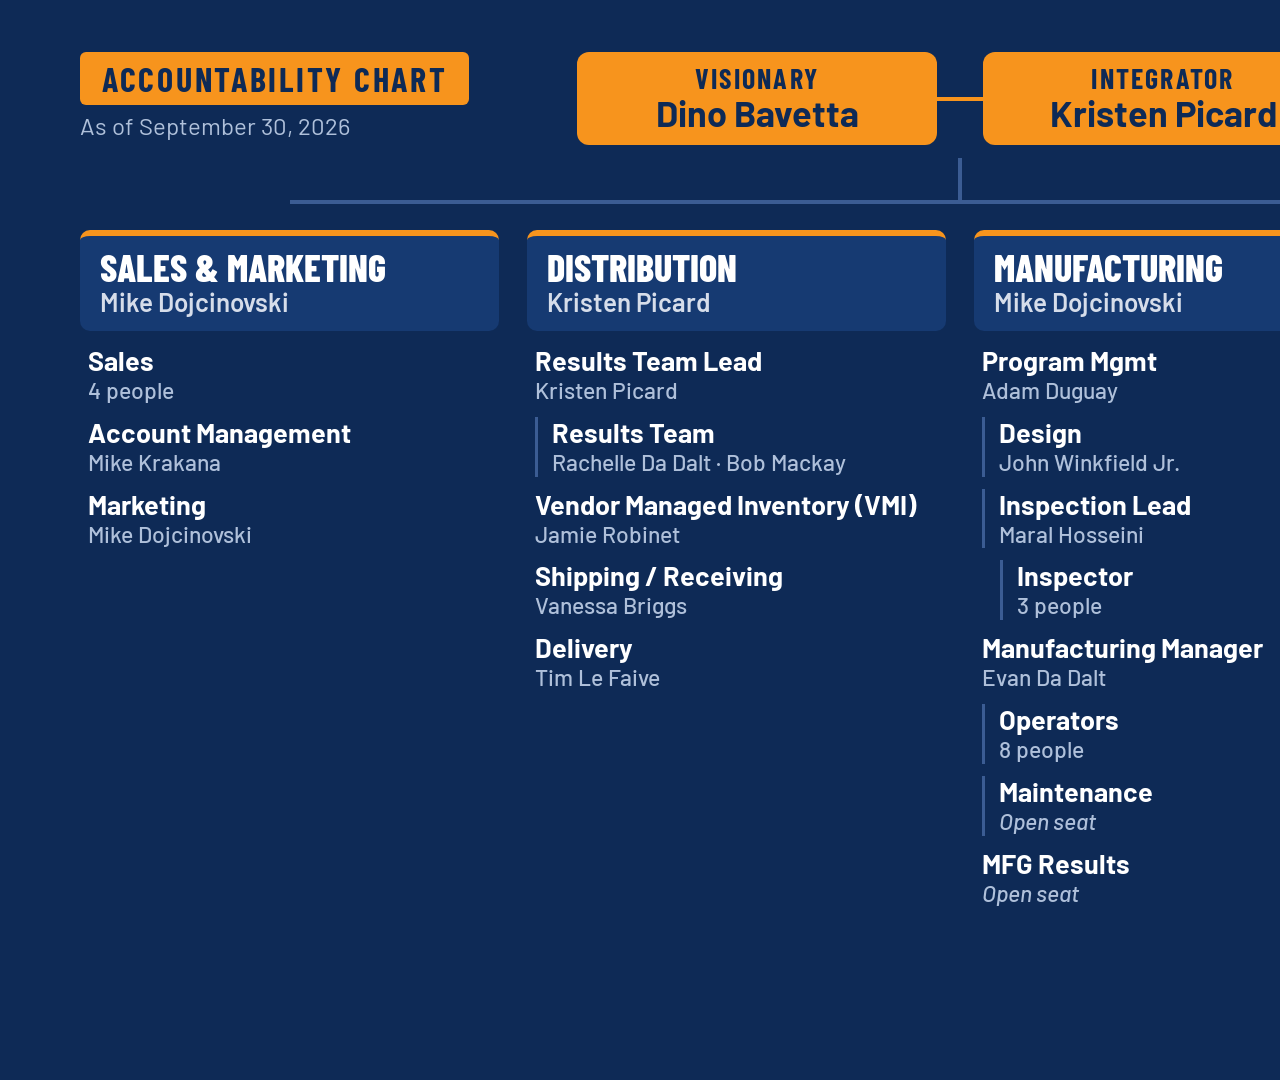
<file: docs/design/accountability/accountability.html>
<!doctype html>
<html lang="en">
<head>
<meta charset="utf-8">
<title>Accountability chart (design reference)</title>
<!-- Design reference only, not part of the player. Canvas 1920x1080.
     Reads ../../../data/accountability.json, so serve the repo root over HTTP
     (e.g. python3 -m http.server) and open
       /docs/design/accountability/accountability.html?view=overview
       /docs/design/accountability/accountability.html?view=department&department=Leadership
       /docs/design/accountability/accountability.html?view=department&department=Manufacturing -->
<link rel="stylesheet" href="https://fonts.googleapis.com/css2?family=Barlow+Condensed:wght@600;700;800&family=Barlow:wght@500;600;700&display=swap">
<style>
  body { margin: 0; font-family: 'Barlow', sans-serif; }
  .slide { width: 1920px; height: 1080px; position: relative; overflow: hidden; background: #0E2A56; color: #FFFFFF; }
  .star { position: absolute; fill: none; stroke: #194B98; stroke-width: 1.4; stroke-linejoin: round; }
  .tag { align-self: flex-start; background: #F7941D; color: #0E2A56; font-family: 'Barlow Condensed', sans-serif; font-weight: 700; font-size: 34px;
         letter-spacing: 0.08em; text-transform: uppercase; padding: 6px 22px; border-radius: 6px; }
  .asof { font-size: 24px; color: #AFC0DA; }
  .logo { position: absolute; right: 80px; bottom: 50px; width: 220px; display: block; }   /* Ramstar logo: always bottom right */
  .open { color: #F7941D; font-style: italic; }

  /* ---------- overview ---------- */
  .ov-top { position: absolute; left: 80px; top: 52px; display: flex; flex-direction: column; gap: 6px; }
  .ov-lead { position: absolute; left: 0; right: 0; top: 52px; display: flex; justify-content: center; align-items: center; }
  .lead-card { background: #F7941D; color: #0E2A56; border-radius: 12px; padding: 12px 30px; text-align: center; min-width: 300px; }
  .lead-card .s { font-family: 'Barlow Condensed', sans-serif; font-weight: 700; font-size: 28px; letter-spacing: 0.08em; text-transform: uppercase; line-height: 1; }
  .lead-card .n { font-size: 36px; font-weight: 700; line-height: 1.15; }
  .ov-link { width: 46px; height: 4px; background: #F7941D; }
  .ov-stem { position: absolute; left: 50%; top: 158px; width: 4px; height: 44px; margin-left: -2px; background: #3B5C93; }
  .ov-bar { position: absolute; left: 290px; right: 290px; top: 200px; height: 4px; background: #3B5C93; }
  .ov-cols { position: absolute; left: 80px; right: 80px; top: 230px; display: grid; grid-template-columns: repeat(4, minmax(0, 1fr)); gap: 28px; }
  .ov-col { display: flex; flex-direction: column; gap: 14px; min-width: 0; }
  .ov-head { background: #163A72; border-top: 6px solid #F7941D; border-radius: 10px; padding: 12px 20px 14px; }
  .ov-head .d { font-family: 'Barlow Condensed', sans-serif; font-weight: 800; font-size: 38px; text-transform: uppercase; line-height: 1; }
  .ov-head .p { font-size: 26px; font-weight: 600; color: #D6DDEA; }
  .ov-seats { display: flex; flex-direction: column; gap: 12px; padding: 0 8px; }
  .ov-seat .s { font-size: var(--ovs, 27px); font-weight: 700; line-height: 1.15; }
  .ov-seat .p { font-size: var(--ovp, 23px); font-weight: 500; line-height: 1.25; color: #AFC0DA; }
  .ov-seat.l1 { margin-left: 0;  border-left: 3px solid #3B5C93; padding-left: 14px; }
  .ov-seat.l2 { margin-left: 18px; border-left: 3px solid #3B5C93; padding-left: 14px; }

  /* ---------- department ---------- */
  .dp-head { position: absolute; left: 80px; right: 80px; top: 52px; display: flex; flex-direction: column; gap: 10px; }
  .dp-title { display: flex; align-items: baseline; gap: 26px; }
  .dp-title .d { font-family: 'Barlow Condensed', sans-serif; font-weight: 800; font-size: 110px; line-height: 0.85; text-transform: uppercase; white-space: nowrap; }
  .dp-title .p { font-size: 34px; font-weight: 600; color: #D6DDEA; }
  .dp-duties { font-size: 26px; color: #D6DDEA; line-height: 1.3; max-width: 1760px; }
  .dp-duties b { color: #F7941D; font-family: 'Barlow Condensed', sans-serif; font-weight: 700; letter-spacing: 0.06em; text-transform: uppercase; font-size: 24px; margin-right: 8px; }
  .dp-grid { position: absolute; left: 80px; right: 80px; top: var(--gt, 290px); bottom: 150px; display: grid; grid-template-columns: repeat(var(--cols, 4), minmax(0, 1fr));
             grid-auto-rows: min-content; gap: 20px; align-content: start; }
  .card { background: #163A72; border-radius: 12px; padding: 16px 22px 18px; display: flex; flex-direction: column; gap: 6px; min-width: 0; }
  .card .s { font-family: 'Barlow Condensed', sans-serif; font-weight: 800; font-size: var(--cs, 32px); text-transform: uppercase; line-height: 1; color: #F7941D; }
  .card .u { font-size: 20px; color: #8EA3C6; margin-top: -2px; }
  .card .p { font-size: var(--cp, 24px); font-weight: 700; line-height: 1.2; }
  .card ul { margin: 2px 0 0; padding-left: 22px; font-size: var(--cd, 22px); line-height: 1.3; color: #D6DDEA; }
  /* compact mode (fit step 4): duties as one inline run, "a · b · c" */
  .dp-grid.compact .card ul { list-style: none; padding-left: 0; }
  .dp-grid.compact .card li { display: inline; }
  .dp-grid.compact .card li + li::before { content: " · "; color: #8EA3C6; }
  .dp-grid.lead { align-content: center; }   /* Leadership: two big cards, centred in the space */
  .card.big { padding: 30px 36px; gap: 12px; }
  .card.big .s { font-size: 64px; }
  .card.big .p { font-size: 46px; }
  .card.big ul { font-size: 36px; }
</style>
</head>
<body>
<div class="slide" id="slide"></div>
<script>
  const q = new URLSearchParams(location.search);
  const view = q.get("view") || "overview";
  const deptName = q.get("department") || "Manufacturing";
  const STAR = "50,2 61.76,33.82 95.65,35.17 69.02,56.18 78.21,88.83 50,70 21.79,88.83 30.98,56.18 4.35,35.17 38.24,33.82";
  const LOGO = "../../../assets/ramstar-logo-reverse.png";
  const h = (t, c, x) => { const n = document.createElement(t); if (c) n.className = c; if (x !== undefined && x !== null && x !== "") n.textContent = x; return n; };
  const star = (style) => { const s = document.createElementNS("http://www.w3.org/2000/svg", "svg"); s.setAttribute("viewBox", "0 0 100 100"); s.setAttribute("class", "star");
    s.setAttribute("style", style); const p = document.createElementNS("http://www.w3.org/2000/svg", "polygon"); p.setAttribute("points", STAR); s.appendChild(p); return s; };
  const people = (list) => list && list.length ? list.join(" · ") : null;   // empty list = open seat
  const peopleEl = (cls, list) => { const t = people(list); return t ? h("div", cls, t) : h("div", cls + " open", "Open seat"); };
  const asOfText = (iso) => new Date(iso + "T12:00").toLocaleDateString("en-US", { month: "long", day: "numeric", year: "numeric" });
  // Overview: big groups shrink to a count ("8 people") so a column never overflows.
  const shortPeople = (list) => !list || !list.length ? null : list.length > 2 ? `${list.length} people` : list.join(" · ");
  // Depth of a seat inside its department, from the "under" chain.
  const depth = (seat, seats) => { let d = 0, s = seat; while (s && s.under && d < 3) { d += 1; s = seats.find(x => x.seat === s.under); } return d; };
  // Overview order: each seat followed by the seats under it.
  function ordered(seats) {
    const out = [], add = (s) => { out.push(s); seats.filter(x => x.under === s.seat).forEach(add); };
    seats.filter(s => !s.under || !seats.some(x => x.seat === s.under)).forEach(add);
    return out;
  }

  function overview(data, slide) {
    slide.appendChild(star("right: -240px; bottom: -300px; width: 820px; height: 820px; stroke: #163A72;"));
    const top = h("div", "ov-top"); top.append(h("div", "tag", "Accountability Chart"), h("div", "asof", `As of ${asOfText(data.asOf)}`)); slide.appendChild(top);
    const lead = h("div", "ov-lead");
    data.leadership.forEach((s, i) => {
      if (i) lead.appendChild(h("div", "ov-link"));
      const c = h("div", "lead-card"); c.append(h("div", "s", s.seat), h("div", "n", people(s.people) || "Open seat")); lead.appendChild(c);
    });
    slide.append(lead, h("div", "ov-stem"), h("div", "ov-bar"));
    const cols = h("div", "ov-cols");
    data.departments.forEach(d => {
      const col = h("div", "ov-col"), head = h("div", "ov-head");
      head.append(h("div", "d", d.name), h("div", "p", people(d.people) || "Open seat"));
      const list = h("div", "ov-seats");
      ordered(d.seats).forEach(s => {
        const row = h("div", "ov-seat l" + depth(s, d.seats));
        const sp = shortPeople(s.people);
        row.append(h("div", "s", s.seat), sp ? h("div", "p", sp) : h("div", "p open", "Open seat"));
        list.appendChild(row);
      });
      col.append(head, list); cols.appendChild(col);
    });
    slide.appendChild(cols);
    return { fit: () => {
      // Fit rule: the tallest column must end 30 px above the logo. Step 27/23 -> 25/21 -> 23/20.
      const logoTop = slide.querySelector(".logo").getBoundingClientRect().top;
      const over = () => [...cols.children].some(c => c.getBoundingClientRect().bottom > 1080 - 40) ||
                         cols.lastElementChild.getBoundingClientRect().bottom > logoTop - 30;
      for (const [s, p] of [[27, 23], [25, 21], [23, 20]]) { cols.style.setProperty("--ovs", s + "px"); cols.style.setProperty("--ovp", p + "px"); if (!over()) break; }
    } };
  }

  function department(data, slide) {
    slide.appendChild(star("right: -220px; top: -240px; width: 820px; height: 820px;"));
    const list = [{ name: "Leadership", leadership: true }, ...data.departments];
    const idx = list.findIndex(d => d.name === deptName), d = list[idx];
    const head = h("div", "dp-head");
    head.appendChild(h("div", "tag", `Accountability Chart · ${idx + 1} of ${list.length}`));
    const title = h("div", "dp-title"); title.appendChild(h("div", "d", d.name));
    if (!d.leadership) title.appendChild(h("div", "p", `Led by ${people(d.people) || "an open seat"}`));
    head.appendChild(title);
    if (!d.leadership && d.duties && d.duties.length) {
      const du = h("div", "dp-duties"); du.append(h("b", null, "Accountable for"), document.createTextNode(d.duties.join(" · "))); head.appendChild(du);
    }
    slide.appendChild(head);
    const seats = d.leadership ? data.leadership : d.seats;
    const grid = h("div", "dp-grid" + (d.leadership ? " lead" : ""));
    grid.style.setProperty("--cols", d.leadership ? 2 : seats.length <= 3 ? 3 : seats.length <= 6 ? 3 : 4);
    seats.forEach(s => {
      const c = h("div", "card" + (d.leadership ? " big" : ""));
      c.appendChild(h("div", "s", s.seat));
      if (s.under) c.appendChild(h("div", "u", `Reports to ${s.under}`));
      c.appendChild(peopleEl("p", s.people));
      const ul = h("ul"); (s.duties || []).forEach(x => ul.appendChild(h("li", null, x))); c.appendChild(ul);
      grid.appendChild(c);
    });
    slide.appendChild(grid);
    return { fit: () => {
      // The grid starts 30 px under the header block (which varies with the duties line).
      grid.style.setProperty("--gt", Math.round(head.getBoundingClientRect().bottom + 30) + "px");
      // Fit rule: the cards must end inside the grid area (its bottom stays clear of the logo).
      // Step card text 32/24/22 -> 30/22/20 -> 28/21/19; then (step 4) back to
      // 30/22/20 with the duties run inline ("a · b · c") instead of bullets.
      const over = () => grid.scrollHeight > grid.clientHeight + 1;
      const size = ([cs, cp, cd]) => { grid.style.setProperty("--cs", cs + "px"); grid.style.setProperty("--cp", cp + "px"); grid.style.setProperty("--cd", cd + "px"); };
      let fits = false;
      for (const step of [[32, 24, 22], [30, 22, 20], [28, 21, 19]]) { size(step); if ((fits = !over())) break; }
      if (!fits) { grid.classList.add("compact"); for (const step of [[30, 22, 21], [28, 21, 19]]) { size(step); if ((fits = !over())) break; } }
      if (!fits) console.warn("accountability: department too full for one screen");
    } };
  }

  fetch("../../../data/accountability.json").then(r => r.json()).then(data => {
    const slide = document.getElementById("slide");
    const v = view === "department" ? department(data, slide) : overview(data, slide);
    const logo = h("img", "logo"); logo.src = LOGO; logo.alt = "Ramstar"; slide.appendChild(logo);
    document.fonts.ready.then(() => { v.fit(); document.body.dataset.ready = "1"; });
  });
</script>
</body>
</html>
</file>
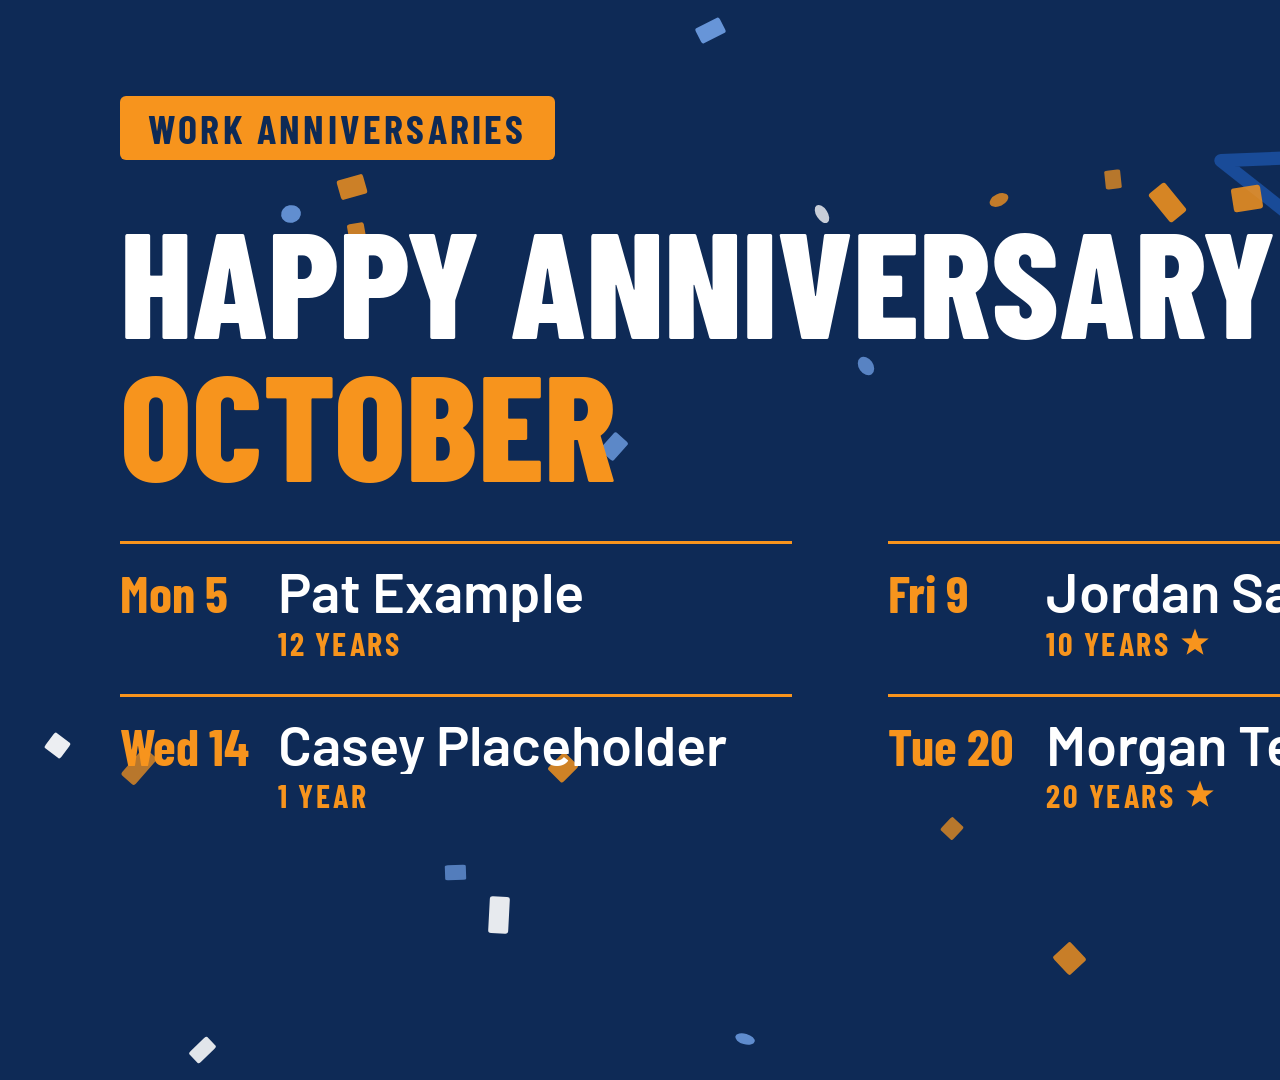
<file: docs/design/anniversaries/anniversaries-4.html>
<!doctype html>
<html lang="en">
<head>
<meta charset="utf-8">
<title>Work anniversaries slide (design reference)</title>
<!-- Design reference only, not part of the player. Sample names. Confetti is shown frozen; on the TV it falls (decor "confetti"). Canvas size 1920x1080. -->
<link rel="stylesheet" href="https://fonts.googleapis.com/css2?family=Barlow+Condensed:wght@600;700;800&family=Barlow:wght@500;600&display=swap">
<style>body{margin:0;font-family:'Barlow',sans-serif}</style>
</head>
<body>
<div style="width: 1920px; height: 1080px; position: relative; overflow: hidden; background: #0E2A56; color: #FFFFFF; font-family: 'Barlow', sans-serif; box-sizing: border-box;">
<svg viewBox="0 0 100 100" style="position: absolute; right: -200px; top: -170px; width: 940px; height: 940px;" fill="none" stroke="#194B98" stroke-width="1.4" stroke-linejoin="round" aria-hidden="true"><polygon points="50,2 61.76,33.82 95.65,35.17 69.02,56.18 78.21,88.83 50,70 21.79,88.83 30.98,56.18 4.35,35.17 38.24,33.82"></polygon></svg>
<div aria-hidden="true" style="position: absolute; inset: 0;"><span style="position: absolute; left: 48px; top: 724px; width: 19px; height: 43px; border-radius: 3px; background: #FFFFFF; opacity: 0.92; transform: rotate(307deg) scaleY(0.46);"></span><span style="position: absolute; left: 130px; top: 747px; width: 18px; height: 39px; border-radius: 3px; background: #F7941D; opacity: 0.73; transform: rotate(221deg) scaleY(0.92);"></span><span style="position: absolute; left: 190px; top: 1035px; width: 25px; height: 30px; border-radius: 3px; background: #FFFFFF; opacity: 0.88; transform: rotate(316deg) scaleY(0.50);"></span><span style="position: absolute; left: 281px; top: 204px; width: 20px; height: 20px; border-radius: 50%; background: #6C9BE0; opacity: 0.89; transform: rotate(349deg) scaleY(0.88);"></span><span style="position: absolute; left: 342px; top: 167px; width: 20px; height: 40px; border-radius: 3px; background: #F7941D; opacity: 0.82; transform: rotate(254deg) scaleY(0.68);"></span><span style="position: absolute; left: 349px; top: 220px; width: 17px; height: 35px; border-radius: 3px; background: #F7941D; opacity: 0.80; transform: rotate(170deg) scaleY(0.82);"></span><span style="position: absolute; left: 445px; top: 854px; width: 21px; height: 37px; border-radius: 3px; background: #6C9BE0; opacity: 0.74; transform: rotate(358deg) scaleY(0.41);"></span><span style="position: absolute; left: 489px; top: 894px; width: 20px; height: 42px; border-radius: 3px; background: #FFFFFF; opacity: 0.90; transform: rotate(183deg) scaleY(0.88);"></span><span style="position: absolute; left: 551px; top: 751px; width: 24px; height: 33px; border-radius: 3px; background: #F7941D; opacity: 0.83; transform: rotate(315deg) scaleY(0.63);"></span><span style="position: absolute; left: 605px; top: 430px; width: 18px; height: 33px; border-radius: 3px; background: #6C9BE0; opacity: 0.83; transform: rotate(222deg) scaleY(0.74);"></span><span style="position: absolute; left: 702px; top: 9px; width: 17px; height: 43px; border-radius: 3px; background: #6C9BE0; opacity: 0.95; transform: rotate(243deg) scaleY(0.63);"></span><span style="position: absolute; left: 735px; top: 1029px; width: 20px; height: 20px; border-radius: 50%; background: #6C9BE0; opacity: 0.87; transform: rotate(16deg) scaleY(0.53);"></span><span style="position: absolute; left: 812px; top: 204px; width: 20px; height: 20px; border-radius: 50%; background: #FFFFFF; opacity: 0.77; transform: rotate(237deg) scaleY(0.57);"></span><span style="position: absolute; left: 856px; top: 356px; width: 20px; height: 20px; border-radius: 50%; background: #6C9BE0; opacity: 0.79; transform: rotate(55deg) scaleY(0.72);"></span><span style="position: absolute; left: 943px; top: 809px; width: 18px; height: 39px; border-radius: 3px; background: #F7941D; opacity: 0.73; transform: rotate(313deg) scaleY(0.42);"></span><span style="position: absolute; left: 989px; top: 190px; width: 20px; height: 20px; border-radius: 50%; background: #F7941D; opacity: 0.77; transform: rotate(155deg) scaleY(0.60);"></span><span style="position: absolute; left: 1057px; top: 938px; width: 25px; height: 41px; border-radius: 3px; background: #F7941D; opacity: 0.80; transform: rotate(227deg) scaleY(0.58);"></span><span style="position: absolute; left: 1105px; top: 159px; width: 16px; height: 41px; border-radius: 3px; background: #F7941D; opacity: 0.73; transform: rotate(174deg) scaleY(0.46);"></span><span style="position: absolute; left: 1157px; top: 181px; width: 21px; height: 43px; border-radius: 3px; background: #F7941D; opacity: 0.86; transform: rotate(321deg) scaleY(0.85);"></span><span style="position: absolute; left: 1235px; top: 182px; width: 24px; height: 33px; border-radius: 3px; background: #F7941D; opacity: 0.84; transform: rotate(81deg) scaleY(0.89);"></span><span style="position: absolute; left: 1310px; top: 47px; width: 20px; height: 20px; border-radius: 50%; background: #F7941D; opacity: 0.86; transform: rotate(0deg) scaleY(0.79);"></span><span style="position: absolute; left: 1341px; top: 246px; width: 19px; height: 30px; border-radius: 3px; background: #FFFFFF; opacity: 0.78; transform: rotate(14deg) scaleY(0.81);"></span><span style="position: absolute; left: 1434px; top: 448px; width: 17px; height: 30px; border-radius: 3px; background: #FFFFFF; opacity: 0.90; transform: rotate(139deg) scaleY(0.46);"></span><span style="position: absolute; left: 1459px; top: 512px; width: 22px; height: 41px; border-radius: 3px; background: #6C9BE0; opacity: 0.91; transform: rotate(44deg) scaleY(0.48);"></span><span style="position: absolute; left: 1539px; top: 950px; width: 20px; height: 20px; border-radius: 50%; background: #6C9BE0; opacity: 0.78; transform: rotate(311deg) scaleY(0.78);"></span><span style="position: absolute; left: 1617px; top: 203px; width: 25px; height: 37px; border-radius: 3px; background: #F7941D; opacity: 0.74; transform: rotate(4deg) scaleY(0.69);"></span><span style="position: absolute; left: 1665px; top: 532px; width: 20px; height: 41px; border-radius: 3px; background: #FFFFFF; opacity: 0.92; transform: rotate(90deg) scaleY(0.57);"></span><span style="position: absolute; left: 1703px; top: 152px; width: 20px; height: 20px; border-radius: 50%; background: #F7941D; opacity: 0.71; transform: rotate(278deg) scaleY(0.59);"></span><span style="position: absolute; left: 1800px; top: 393px; width: 18px; height: 41px; border-radius: 3px; background: #6C9BE0; opacity: 0.76; transform: rotate(158deg) scaleY(0.61);"></span><span style="position: absolute; left: 1875px; top: 851px; width: 18px; height: 43px; border-radius: 3px; background: #6C9BE0; opacity: 0.87; transform: rotate(345deg) scaleY(0.45);"></span></div>
<div style="position: absolute; top: 0; left: 0; width: 1920px; height: 1080px; box-sizing: border-box; padding: 96px 120px; display: flex; flex-direction: column; gap: 48px;">
<div style="align-self: flex-start; background: #F7941D; color: #0E2A56; font-family: 'Barlow Condensed', sans-serif; font-weight: 700; font-size: 40px; letter-spacing: 0.08em; text-transform: uppercase; padding: 8px 28px; border-radius: 6px;">Work Anniversaries</div>
<h1 style="margin: 0; font-family: 'Barlow Condensed', sans-serif; font-weight: 800; font-size: 150px; line-height: 0.95; text-transform: uppercase;">Happy Anniversary<br><span style="color: #F7941D;">October</span></h1>
<div style="display: grid; grid-template-columns: repeat(2, minmax(0, 1fr)); gap: 32px 96px; max-width: 1440px;">
<div style="display: flex; align-items: baseline; gap: 28px; border-top: 3px solid #F7941D; padding-top: 16px; min-width: 0;">
<span style="flex: none; min-width: 130px; font-family: 'Barlow Condensed', sans-serif; font-weight: 700; font-size: 52px; color: #F7941D; white-space: nowrap;">Mon 5</span>
<div style="display: flex; flex-direction: column; gap: 2px; min-width: 0;"><span style="font-size: 56px; font-weight: 600; line-height: 1.1; white-space: nowrap; overflow: hidden; text-overflow: ellipsis;">Pat Example</span><span style="display: flex; align-items: center; gap: 10px; font-family: 'Barlow Condensed', sans-serif; font-weight: 700; font-size: 32px; color: #F7941D; letter-spacing: 0.08em; text-transform: uppercase;">12 years</span></div>
</div><div style="display: flex; align-items: baseline; gap: 28px; border-top: 3px solid #F7941D; padding-top: 16px; min-width: 0;">
<span style="flex: none; min-width: 130px; font-family: 'Barlow Condensed', sans-serif; font-weight: 700; font-size: 52px; color: #F7941D; white-space: nowrap;">Fri 9</span>
<div style="display: flex; flex-direction: column; gap: 2px; min-width: 0;"><span style="font-size: 56px; font-weight: 600; line-height: 1.1; white-space: nowrap; overflow: hidden; text-overflow: ellipsis;">Jordan Sample</span><span style="display: flex; align-items: center; gap: 10px; font-family: 'Barlow Condensed', sans-serif; font-weight: 700; font-size: 32px; color: #F7941D; letter-spacing: 0.08em; text-transform: uppercase;">10 years<svg viewBox="0 0 100 100" width="30" height="30" style="flex: none;" aria-hidden="true"><polygon points="50,2 61.76,33.82 95.65,35.17 69.02,56.18 78.21,88.83 50,70 21.79,88.83 30.98,56.18 4.35,35.17 38.24,33.82" fill="#F7941D"></polygon></svg></span></div>
</div><div style="display: flex; align-items: baseline; gap: 28px; border-top: 3px solid #F7941D; padding-top: 16px; min-width: 0;">
<span style="flex: none; min-width: 130px; font-family: 'Barlow Condensed', sans-serif; font-weight: 700; font-size: 52px; color: #F7941D; white-space: nowrap;">Wed 14</span>
<div style="display: flex; flex-direction: column; gap: 2px; min-width: 0;"><span style="font-size: 56px; font-weight: 600; line-height: 1.1; white-space: nowrap; overflow: hidden; text-overflow: ellipsis;">Casey Placeholder</span><span style="display: flex; align-items: center; gap: 10px; font-family: 'Barlow Condensed', sans-serif; font-weight: 700; font-size: 32px; color: #F7941D; letter-spacing: 0.08em; text-transform: uppercase;">1 year</span></div>
</div><div style="display: flex; align-items: baseline; gap: 28px; border-top: 3px solid #F7941D; padding-top: 16px; min-width: 0;">
<span style="flex: none; min-width: 130px; font-family: 'Barlow Condensed', sans-serif; font-weight: 700; font-size: 52px; color: #F7941D; white-space: nowrap;">Tue 20</span>
<div style="display: flex; flex-direction: column; gap: 2px; min-width: 0;"><span style="font-size: 56px; font-weight: 600; line-height: 1.1; white-space: nowrap; overflow: hidden; text-overflow: ellipsis;">Morgan Test</span><span style="display: flex; align-items: center; gap: 10px; font-family: 'Barlow Condensed', sans-serif; font-weight: 700; font-size: 32px; color: #F7941D; letter-spacing: 0.08em; text-transform: uppercase;">20 years<svg viewBox="0 0 100 100" width="30" height="30" style="flex: none;" aria-hidden="true"><polygon points="50,2 61.76,33.82 95.65,35.17 69.02,56.18 78.21,88.83 50,70 21.79,88.83 30.98,56.18 4.35,35.17 38.24,33.82" fill="#F7941D"></polygon></svg></span></div>
</div>
</div>
</div>
<div style="position: absolute; right: 96px; bottom: 80px; background: #FFFFFF; border-radius: 10px; padding: 18px 30px; display: flex;"><img src="../../../assets/ramstar-logo.png" alt="Ramstar" style="height: 96px; width: auto; display: block;"></div>
</div>
</body>
</html>
</file>
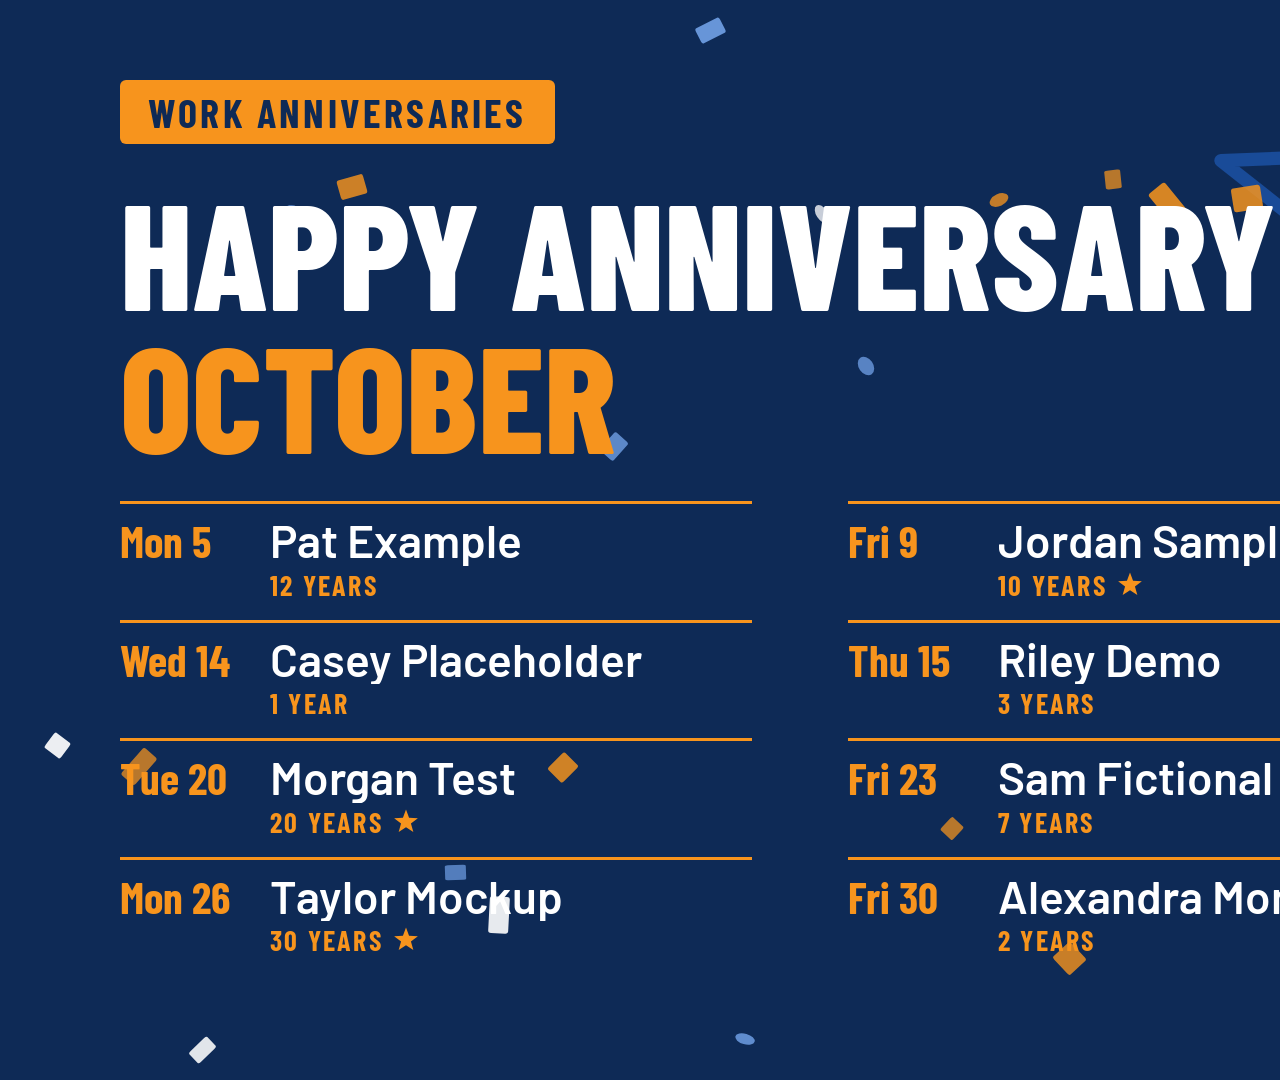
<file: docs/design/anniversaries/anniversaries-8.html>
<!doctype html>
<html lang="en">
<head>
<meta charset="utf-8">
<title>Work anniversaries slide (design reference)</title>
<!-- Design reference only, not part of the player. Sample names. Confetti is shown frozen; on the TV it falls (decor "confetti"). Canvas size 1920x1080. -->
<link rel="stylesheet" href="https://fonts.googleapis.com/css2?family=Barlow+Condensed:wght@600;700;800&family=Barlow:wght@500;600&display=swap">
<style>body{margin:0;font-family:'Barlow',sans-serif}</style>
</head>
<body>
<div style="width: 1920px; height: 1080px; position: relative; overflow: hidden; background: #0E2A56; color: #FFFFFF; font-family: 'Barlow', sans-serif; box-sizing: border-box;">
<svg viewBox="0 0 100 100" style="position: absolute; right: -200px; top: -170px; width: 940px; height: 940px;" fill="none" stroke="#194B98" stroke-width="1.4" stroke-linejoin="round" aria-hidden="true"><polygon points="50,2 61.76,33.82 95.65,35.17 69.02,56.18 78.21,88.83 50,70 21.79,88.83 30.98,56.18 4.35,35.17 38.24,33.82"></polygon></svg>
<div aria-hidden="true" style="position: absolute; inset: 0;"><span style="position: absolute; left: 48px; top: 724px; width: 19px; height: 43px; border-radius: 3px; background: #FFFFFF; opacity: 0.92; transform: rotate(307deg) scaleY(0.46);"></span><span style="position: absolute; left: 130px; top: 747px; width: 18px; height: 39px; border-radius: 3px; background: #F7941D; opacity: 0.73; transform: rotate(221deg) scaleY(0.92);"></span><span style="position: absolute; left: 190px; top: 1035px; width: 25px; height: 30px; border-radius: 3px; background: #FFFFFF; opacity: 0.88; transform: rotate(316deg) scaleY(0.50);"></span><span style="position: absolute; left: 281px; top: 204px; width: 20px; height: 20px; border-radius: 50%; background: #6C9BE0; opacity: 0.89; transform: rotate(349deg) scaleY(0.88);"></span><span style="position: absolute; left: 342px; top: 167px; width: 20px; height: 40px; border-radius: 3px; background: #F7941D; opacity: 0.82; transform: rotate(254deg) scaleY(0.68);"></span><span style="position: absolute; left: 349px; top: 220px; width: 17px; height: 35px; border-radius: 3px; background: #F7941D; opacity: 0.80; transform: rotate(170deg) scaleY(0.82);"></span><span style="position: absolute; left: 445px; top: 854px; width: 21px; height: 37px; border-radius: 3px; background: #6C9BE0; opacity: 0.74; transform: rotate(358deg) scaleY(0.41);"></span><span style="position: absolute; left: 489px; top: 894px; width: 20px; height: 42px; border-radius: 3px; background: #FFFFFF; opacity: 0.90; transform: rotate(183deg) scaleY(0.88);"></span><span style="position: absolute; left: 551px; top: 751px; width: 24px; height: 33px; border-radius: 3px; background: #F7941D; opacity: 0.83; transform: rotate(315deg) scaleY(0.63);"></span><span style="position: absolute; left: 605px; top: 430px; width: 18px; height: 33px; border-radius: 3px; background: #6C9BE0; opacity: 0.83; transform: rotate(222deg) scaleY(0.74);"></span><span style="position: absolute; left: 702px; top: 9px; width: 17px; height: 43px; border-radius: 3px; background: #6C9BE0; opacity: 0.95; transform: rotate(243deg) scaleY(0.63);"></span><span style="position: absolute; left: 735px; top: 1029px; width: 20px; height: 20px; border-radius: 50%; background: #6C9BE0; opacity: 0.87; transform: rotate(16deg) scaleY(0.53);"></span><span style="position: absolute; left: 812px; top: 204px; width: 20px; height: 20px; border-radius: 50%; background: #FFFFFF; opacity: 0.77; transform: rotate(237deg) scaleY(0.57);"></span><span style="position: absolute; left: 856px; top: 356px; width: 20px; height: 20px; border-radius: 50%; background: #6C9BE0; opacity: 0.79; transform: rotate(55deg) scaleY(0.72);"></span><span style="position: absolute; left: 943px; top: 809px; width: 18px; height: 39px; border-radius: 3px; background: #F7941D; opacity: 0.73; transform: rotate(313deg) scaleY(0.42);"></span><span style="position: absolute; left: 989px; top: 190px; width: 20px; height: 20px; border-radius: 50%; background: #F7941D; opacity: 0.77; transform: rotate(155deg) scaleY(0.60);"></span><span style="position: absolute; left: 1057px; top: 938px; width: 25px; height: 41px; border-radius: 3px; background: #F7941D; opacity: 0.80; transform: rotate(227deg) scaleY(0.58);"></span><span style="position: absolute; left: 1105px; top: 159px; width: 16px; height: 41px; border-radius: 3px; background: #F7941D; opacity: 0.73; transform: rotate(174deg) scaleY(0.46);"></span><span style="position: absolute; left: 1157px; top: 181px; width: 21px; height: 43px; border-radius: 3px; background: #F7941D; opacity: 0.86; transform: rotate(321deg) scaleY(0.85);"></span><span style="position: absolute; left: 1235px; top: 182px; width: 24px; height: 33px; border-radius: 3px; background: #F7941D; opacity: 0.84; transform: rotate(81deg) scaleY(0.89);"></span><span style="position: absolute; left: 1310px; top: 47px; width: 20px; height: 20px; border-radius: 50%; background: #F7941D; opacity: 0.86; transform: rotate(0deg) scaleY(0.79);"></span><span style="position: absolute; left: 1341px; top: 246px; width: 19px; height: 30px; border-radius: 3px; background: #FFFFFF; opacity: 0.78; transform: rotate(14deg) scaleY(0.81);"></span><span style="position: absolute; left: 1434px; top: 448px; width: 17px; height: 30px; border-radius: 3px; background: #FFFFFF; opacity: 0.90; transform: rotate(139deg) scaleY(0.46);"></span><span style="position: absolute; left: 1459px; top: 512px; width: 22px; height: 41px; border-radius: 3px; background: #6C9BE0; opacity: 0.91; transform: rotate(44deg) scaleY(0.48);"></span><span style="position: absolute; left: 1539px; top: 950px; width: 20px; height: 20px; border-radius: 50%; background: #6C9BE0; opacity: 0.78; transform: rotate(311deg) scaleY(0.78);"></span><span style="position: absolute; left: 1617px; top: 203px; width: 25px; height: 37px; border-radius: 3px; background: #F7941D; opacity: 0.74; transform: rotate(4deg) scaleY(0.69);"></span><span style="position: absolute; left: 1665px; top: 532px; width: 20px; height: 41px; border-radius: 3px; background: #FFFFFF; opacity: 0.92; transform: rotate(90deg) scaleY(0.57);"></span><span style="position: absolute; left: 1703px; top: 152px; width: 20px; height: 20px; border-radius: 50%; background: #F7941D; opacity: 0.71; transform: rotate(278deg) scaleY(0.59);"></span><span style="position: absolute; left: 1800px; top: 393px; width: 18px; height: 41px; border-radius: 3px; background: #6C9BE0; opacity: 0.76; transform: rotate(158deg) scaleY(0.61);"></span><span style="position: absolute; left: 1875px; top: 851px; width: 18px; height: 43px; border-radius: 3px; background: #6C9BE0; opacity: 0.87; transform: rotate(345deg) scaleY(0.45);"></span></div>
<div style="position: absolute; top: 0; left: 0; width: 1920px; height: 1080px; box-sizing: border-box; padding: 80px 120px; display: flex; flex-direction: column; gap: 36px;">
<div style="align-self: flex-start; background: #F7941D; color: #0E2A56; font-family: 'Barlow Condensed', sans-serif; font-weight: 700; font-size: 40px; letter-spacing: 0.08em; text-transform: uppercase; padding: 8px 28px; border-radius: 6px;">Work Anniversaries</div>
<h1 style="margin: 0; font-family: 'Barlow Condensed', sans-serif; font-weight: 800; font-size: 150px; line-height: 0.95; text-transform: uppercase;">Happy Anniversary<br><span style="color: #F7941D;">October</span></h1>
<div style="display: grid; grid-template-columns: repeat(2, minmax(0, 1fr)); gap: 18px 96px; max-width: 1360px;">
<div style="display: flex; align-items: baseline; gap: 20px; border-top: 3px solid #F7941D; padding-top: 10px; min-width: 0;">
<span style="flex: none; min-width: 130px; font-family: 'Barlow Condensed', sans-serif; font-weight: 700; font-size: 44px; color: #F7941D; white-space: nowrap;">Mon 5</span>
<div style="display: flex; flex-direction: column; gap: 2px; min-width: 0;"><span style="font-size: 46px; font-weight: 600; line-height: 1.1; white-space: nowrap; overflow: hidden; text-overflow: ellipsis;">Pat Example</span><span style="display: flex; align-items: center; gap: 10px; font-family: 'Barlow Condensed', sans-serif; font-weight: 700; font-size: 28px; color: #F7941D; letter-spacing: 0.08em; text-transform: uppercase;">12 years</span></div>
</div><div style="display: flex; align-items: baseline; gap: 20px; border-top: 3px solid #F7941D; padding-top: 10px; min-width: 0;">
<span style="flex: none; min-width: 130px; font-family: 'Barlow Condensed', sans-serif; font-weight: 700; font-size: 44px; color: #F7941D; white-space: nowrap;">Fri 9</span>
<div style="display: flex; flex-direction: column; gap: 2px; min-width: 0;"><span style="font-size: 46px; font-weight: 600; line-height: 1.1; white-space: nowrap; overflow: hidden; text-overflow: ellipsis;">Jordan Sample</span><span style="display: flex; align-items: center; gap: 10px; font-family: 'Barlow Condensed', sans-serif; font-weight: 700; font-size: 28px; color: #F7941D; letter-spacing: 0.08em; text-transform: uppercase;">10 years<svg viewBox="0 0 100 100" width="26" height="26" style="flex: none;" aria-hidden="true"><polygon points="50,2 61.76,33.82 95.65,35.17 69.02,56.18 78.21,88.83 50,70 21.79,88.83 30.98,56.18 4.35,35.17 38.24,33.82" fill="#F7941D"></polygon></svg></span></div>
</div><div style="display: flex; align-items: baseline; gap: 20px; border-top: 3px solid #F7941D; padding-top: 10px; min-width: 0;">
<span style="flex: none; min-width: 130px; font-family: 'Barlow Condensed', sans-serif; font-weight: 700; font-size: 44px; color: #F7941D; white-space: nowrap;">Wed 14</span>
<div style="display: flex; flex-direction: column; gap: 2px; min-width: 0;"><span style="font-size: 46px; font-weight: 600; line-height: 1.1; white-space: nowrap; overflow: hidden; text-overflow: ellipsis;">Casey Placeholder</span><span style="display: flex; align-items: center; gap: 10px; font-family: 'Barlow Condensed', sans-serif; font-weight: 700; font-size: 28px; color: #F7941D; letter-spacing: 0.08em; text-transform: uppercase;">1 year</span></div>
</div><div style="display: flex; align-items: baseline; gap: 20px; border-top: 3px solid #F7941D; padding-top: 10px; min-width: 0;">
<span style="flex: none; min-width: 130px; font-family: 'Barlow Condensed', sans-serif; font-weight: 700; font-size: 44px; color: #F7941D; white-space: nowrap;">Thu 15</span>
<div style="display: flex; flex-direction: column; gap: 2px; min-width: 0;"><span style="font-size: 46px; font-weight: 600; line-height: 1.1; white-space: nowrap; overflow: hidden; text-overflow: ellipsis;">Riley Demo</span><span style="display: flex; align-items: center; gap: 10px; font-family: 'Barlow Condensed', sans-serif; font-weight: 700; font-size: 28px; color: #F7941D; letter-spacing: 0.08em; text-transform: uppercase;">3 years</span></div>
</div><div style="display: flex; align-items: baseline; gap: 20px; border-top: 3px solid #F7941D; padding-top: 10px; min-width: 0;">
<span style="flex: none; min-width: 130px; font-family: 'Barlow Condensed', sans-serif; font-weight: 700; font-size: 44px; color: #F7941D; white-space: nowrap;">Tue 20</span>
<div style="display: flex; flex-direction: column; gap: 2px; min-width: 0;"><span style="font-size: 46px; font-weight: 600; line-height: 1.1; white-space: nowrap; overflow: hidden; text-overflow: ellipsis;">Morgan Test</span><span style="display: flex; align-items: center; gap: 10px; font-family: 'Barlow Condensed', sans-serif; font-weight: 700; font-size: 28px; color: #F7941D; letter-spacing: 0.08em; text-transform: uppercase;">20 years<svg viewBox="0 0 100 100" width="26" height="26" style="flex: none;" aria-hidden="true"><polygon points="50,2 61.76,33.82 95.65,35.17 69.02,56.18 78.21,88.83 50,70 21.79,88.83 30.98,56.18 4.35,35.17 38.24,33.82" fill="#F7941D"></polygon></svg></span></div>
</div><div style="display: flex; align-items: baseline; gap: 20px; border-top: 3px solid #F7941D; padding-top: 10px; min-width: 0;">
<span style="flex: none; min-width: 130px; font-family: 'Barlow Condensed', sans-serif; font-weight: 700; font-size: 44px; color: #F7941D; white-space: nowrap;">Fri 23</span>
<div style="display: flex; flex-direction: column; gap: 2px; min-width: 0;"><span style="font-size: 46px; font-weight: 600; line-height: 1.1; white-space: nowrap; overflow: hidden; text-overflow: ellipsis;">Sam Fictional</span><span style="display: flex; align-items: center; gap: 10px; font-family: 'Barlow Condensed', sans-serif; font-weight: 700; font-size: 28px; color: #F7941D; letter-spacing: 0.08em; text-transform: uppercase;">7 years</span></div>
</div><div style="display: flex; align-items: baseline; gap: 20px; border-top: 3px solid #F7941D; padding-top: 10px; min-width: 0;">
<span style="flex: none; min-width: 130px; font-family: 'Barlow Condensed', sans-serif; font-weight: 700; font-size: 44px; color: #F7941D; white-space: nowrap;">Mon 26</span>
<div style="display: flex; flex-direction: column; gap: 2px; min-width: 0;"><span style="font-size: 46px; font-weight: 600; line-height: 1.1; white-space: nowrap; overflow: hidden; text-overflow: ellipsis;">Taylor Mockup</span><span style="display: flex; align-items: center; gap: 10px; font-family: 'Barlow Condensed', sans-serif; font-weight: 700; font-size: 28px; color: #F7941D; letter-spacing: 0.08em; text-transform: uppercase;">30 years<svg viewBox="0 0 100 100" width="26" height="26" style="flex: none;" aria-hidden="true"><polygon points="50,2 61.76,33.82 95.65,35.17 69.02,56.18 78.21,88.83 50,70 21.79,88.83 30.98,56.18 4.35,35.17 38.24,33.82" fill="#F7941D"></polygon></svg></span></div>
</div><div style="display: flex; align-items: baseline; gap: 20px; border-top: 3px solid #F7941D; padding-top: 10px; min-width: 0;">
<span style="flex: none; min-width: 130px; font-family: 'Barlow Condensed', sans-serif; font-weight: 700; font-size: 44px; color: #F7941D; white-space: nowrap;">Fri 30</span>
<div style="display: flex; flex-direction: column; gap: 2px; min-width: 0;"><span style="font-size: 46px; font-weight: 600; line-height: 1.1; white-space: nowrap; overflow: hidden; text-overflow: ellipsis;">Alexandra Montgomery</span><span style="display: flex; align-items: center; gap: 10px; font-family: 'Barlow Condensed', sans-serif; font-weight: 700; font-size: 28px; color: #F7941D; letter-spacing: 0.08em; text-transform: uppercase;">2 years</span></div>
</div>
</div>
</div>
<div style="position: absolute; right: 96px; bottom: 80px; background: #FFFFFF; border-radius: 10px; padding: 18px 30px; display: flex;"><img src="../../../assets/ramstar-logo.png" alt="Ramstar" style="height: 96px; width: auto; display: block;"></div>
</div>
</body>
</html>
</file>
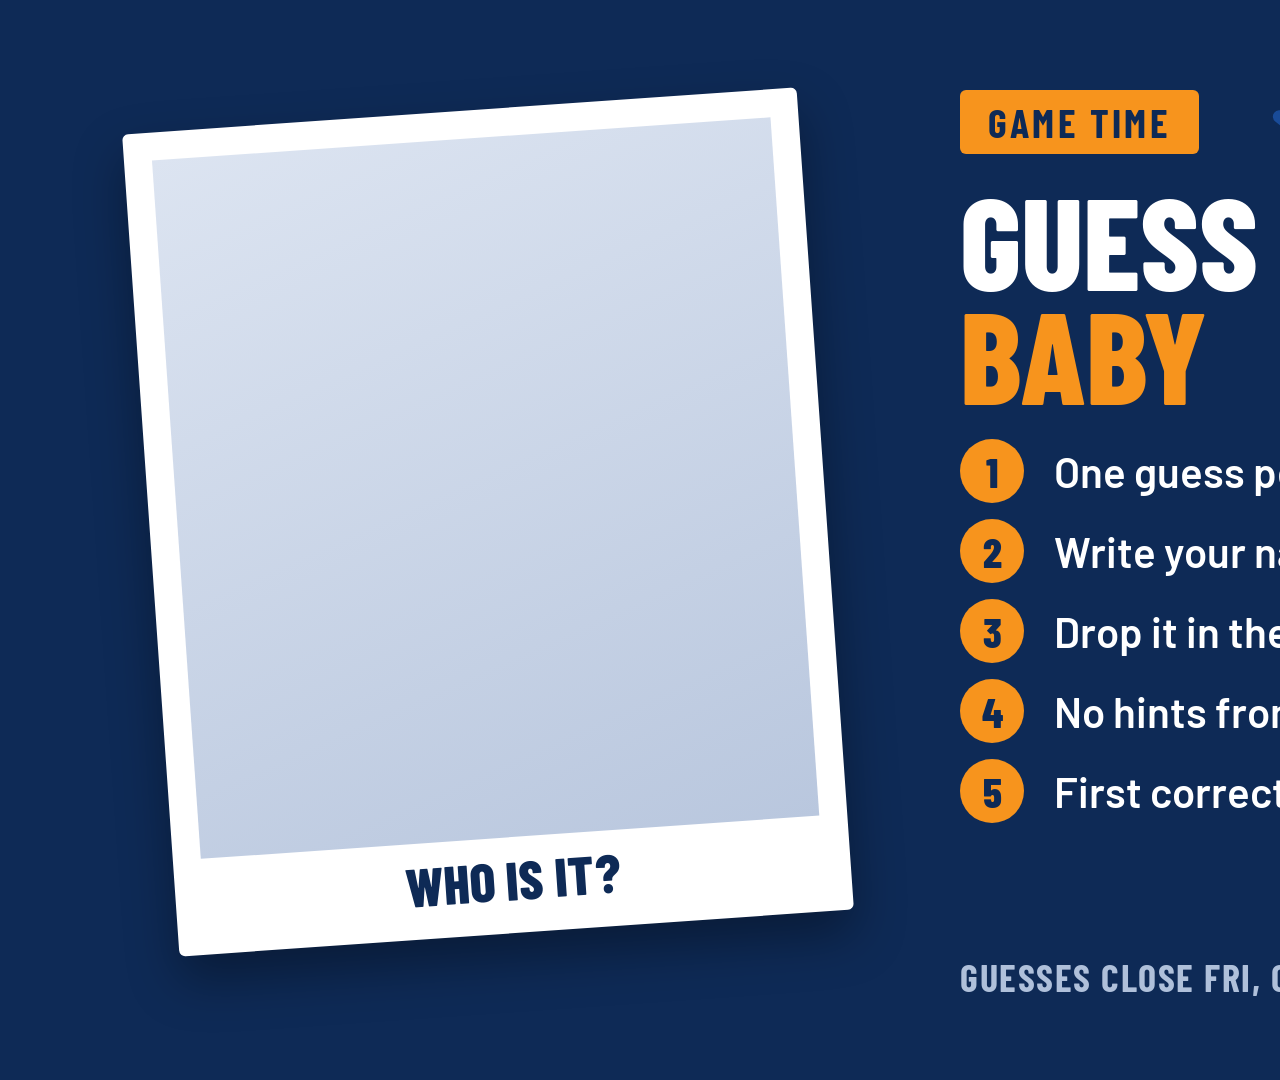
<file: docs/design/baby-game/baby-game.html>
<!doctype html>
<html lang="en">
<head>
<meta charset="utf-8">
<title>Guess the baby (design reference)</title>
<!-- Design reference only, not part of the player. Sample data.
     Canvas 1920x1080. Open with ?reveal=1 for the reveal state, ?long=1 to see the rule fit rule,
     ?photo=path/to/photo.jpg to try a real photo. -->
<link rel="stylesheet" href="https://fonts.googleapis.com/css2?family=Barlow+Condensed:wght@600;700;800&family=Barlow:wght@500;600&display=swap">
<style>
  body { margin: 0; font-family: 'Barlow', sans-serif; }
  .slide { width: 1920px; height: 1080px; position: relative; overflow: hidden; background: #0E2A56; color: #FFFFFF; }
  .star { position: absolute; fill: none; stroke: #194B98; stroke-width: 1.4; stroke-linejoin: round; }
  .star.game   { right: -220px; top: -200px; width: 900px; height: 900px; }
  .star.reveal { left: -260px; bottom: -320px; width: 860px; height: 860px; }

  /* Photo frame: white border, tilted -4deg, caption on the bottom strip */
  .frame { position: absolute; left: 150px; top: 110px; background: #FFFFFF; padding: 28px 28px 96px; border-radius: 6px;
           transform: rotate(-4deg); box-shadow: 0 24px 50px rgba(0,0,0,0.35); }
  .frame .photo { width: 620px; height: 700px; display: block; object-fit: cover; object-position: center 30%;
                  background: linear-gradient(160deg, #DCE4F1, #B9C7DE); }
  .frame .caption { position: absolute; left: 0; right: 0; bottom: 22px; text-align: center; color: #0E2A56;
                    font-family: 'Barlow Condensed', sans-serif; font-weight: 800; font-size: 54px; text-transform: uppercase; }

  /* Game state: right column */
  .col { position: absolute; left: 960px; right: 110px; top: 90px; bottom: 80px; display: flex; flex-direction: column; gap: 28px; }
  .tag { align-self: flex-start; background: #F7941D; color: #0E2A56; font-family: 'Barlow Condensed', sans-serif; font-weight: 700;
         font-size: 40px; letter-spacing: 0.08em; text-transform: uppercase; padding: 8px 28px; border-radius: 6px; }
  h1 { margin: 0; font-family: 'Barlow Condensed', sans-serif; font-weight: 800; font-size: 130px; line-height: 0.88; text-transform: uppercase; }
  h1 .accent { color: #F7941D; }
  .rules { display: flex; flex-direction: column; gap: 16px; --rule-size: 42px; }
  .rule { display: flex; align-items: center; gap: 30px; }
  .rule .n { flex: none; width: 64px; height: 64px; border-radius: 50%; background: #F7941D; color: #0E2A56; display: flex;
             align-items: center; justify-content: center; font-family: 'Barlow Condensed', sans-serif; font-weight: 800; font-size: 42px; }
  .rule .t { font-size: var(--rule-size); font-weight: 600; white-space: nowrap; overflow: hidden; text-overflow: ellipsis; min-width: 0; }
  .spacer { flex-grow: 1; }
  .foot { display: flex; align-items: flex-end; justify-content: space-between; gap: 30px; }
  .closes { font-family: 'Barlow Condensed', sans-serif; font-weight: 700; font-size: 38px; letter-spacing: 0.04em;
            text-transform: uppercase; color: #AFC0DA; white-space: nowrap; overflow: hidden; text-overflow: ellipsis; min-width: 0; }
  .foot img { width: 220px; display: block; flex: none; }

  /* Reveal state */
  .rcol { position: absolute; left: 960px; right: 110px; top: 0; bottom: 0; display: flex; flex-direction: column; justify-content: center; gap: 30px; }
  .kicker { font-family: 'Barlow Condensed', sans-serif; font-weight: 700; font-size: 48px; letter-spacing: 0.24em; text-transform: uppercase; color: #F7941D; }
  .answer { margin: 0; font-family: 'Barlow Condensed', sans-serif; font-weight: 800; font-size: 170px; line-height: 0.9;
            text-transform: uppercase; white-space: nowrap; }
  .bar { width: 220px; height: 12px; background: #F7941D; border-radius: 2px; }
  .winner { margin: 0; font-size: 50px; font-weight: 600; color: #D6DDEA; white-space: nowrap; overflow: hidden; text-overflow: ellipsis; }
  .rlogo { position: absolute; right: 110px; bottom: 90px; width: 260px; display: block; }
</style>
</head>
<body>
<div class="slide" id="slide"></div>
<script>
  const q = new URLSearchParams(location.search);
  const STAR = "50,2 61.76,33.82 95.65,35.17 69.02,56.18 78.21,88.83 50,70 21.79,88.83 30.98,56.18 4.35,35.17 38.24,33.82";
  const LOGO = "../../../assets/ramstar-logo-reverse.png";
  const data = {
    type: "photo-game", title: "Guess the Baby", photo: q.get("photo") || "",
    rules: q.has("long")
      ? ["One guess per person, please, and make it count", "Write your name and your guess on a slip of paper",
         "Drop it in the box at the front desk by the coffee", "No hints from the baby in question, no matter what",
         "First correct slip drawn on Monday morning wins a prize"]
      : ["One guess per person", "Write your name and guess on a slip", "Drop it in the box at the front desk",
         "No hints from the baby in question", "First correct slip drawn wins a prize"],
    closes: "Guesses close Fri, Oct 16 · 12:00 PM",
    reveal: q.has("reveal"), answer: "Jane Doe", winner: "Sam Patel"
  };
  const esc = s => String(s).replace(/[&<>"]/g, c => ({"&":"&amp;","<":"&lt;",">":"&gt;",'"':"&quot;"}[c]));
  const frame = `<div class="frame">${data.photo ? `<img class="photo" src="${esc(data.photo)}" alt="">` : `<div class="photo"></div>`}
                 <div class="caption">Who is it?</div></div>`;
  const slide = document.getElementById("slide");
  if (data.reveal && data.answer) {
    slide.innerHTML = `<svg class="star reveal" viewBox="0 0 100 100"><polygon points="${STAR}"/></svg>${frame}
      <div class="rcol"><div class="kicker">The baby was&hellip;</div><h1 class="answer">${esc(data.answer)}</h1><div class="bar"></div>
      ${data.winner ? `<p class="winner">Winner: ${esc(data.winner)}</p>` : ""}</div>
      <img class="rlogo" src="${LOGO}" alt="Ramstar">`;
  } else {
    // Title: last word in orange on its own line ("GUESS THE / BABY")
    const words = data.title.trim().split(/\s+/), last = words.pop();
    slide.innerHTML = `<svg class="star game" viewBox="0 0 100 100"><polygon points="${STAR}"/></svg>${frame}
      <div class="col"><div class="tag">Game time</div>
      <h1>${esc(words.join(" "))}<br><span class="accent">${esc(last)}</span></h1>
      <div class="rules">${data.rules.slice(0, 5).map((r, i) =>
        `<div class="rule" style="--i:${i}"><span class="n">${i + 1}</span><span class="t">${esc(r)}</span></div>`).join("")}</div>
      <div class="spacer"></div>
      <div class="foot">${data.closes ? `<span class="closes">${esc(data.closes)}</span>` : "<span></span>"}<img src="${LOGO}" alt="Ramstar"></div></div>`;
  }
  // Fit rules, measured once after fonts load:
  //  - Rules: one line each. Shrink ALL rules together from 42px in 2px steps to a 34px minimum
  //    until the widest fits; anything still too long ends in an ellipsis.
  //  - Answer: one line. Shrink from 170px in 4px steps to 100px until it fits the column.
  document.fonts.ready.then(() => {
    const rules = slide.querySelector(".rules");
    if (rules) {
      const over = () => [...rules.querySelectorAll(".t")].some(t => t.scrollWidth > t.clientWidth + 1);
      for (let s = 42; s >= 34 && (rules.style.setProperty("--rule-size", s + "px"), over()); s -= 2) {}
    }
    const a = slide.querySelector(".answer");
    if (a) for (let s = 170; s >= 100 && (a.style.fontSize = s + "px", a.scrollWidth > a.parentElement.clientWidth); s -= 4) {}
  });
</script>
</body>
</html>
</file>
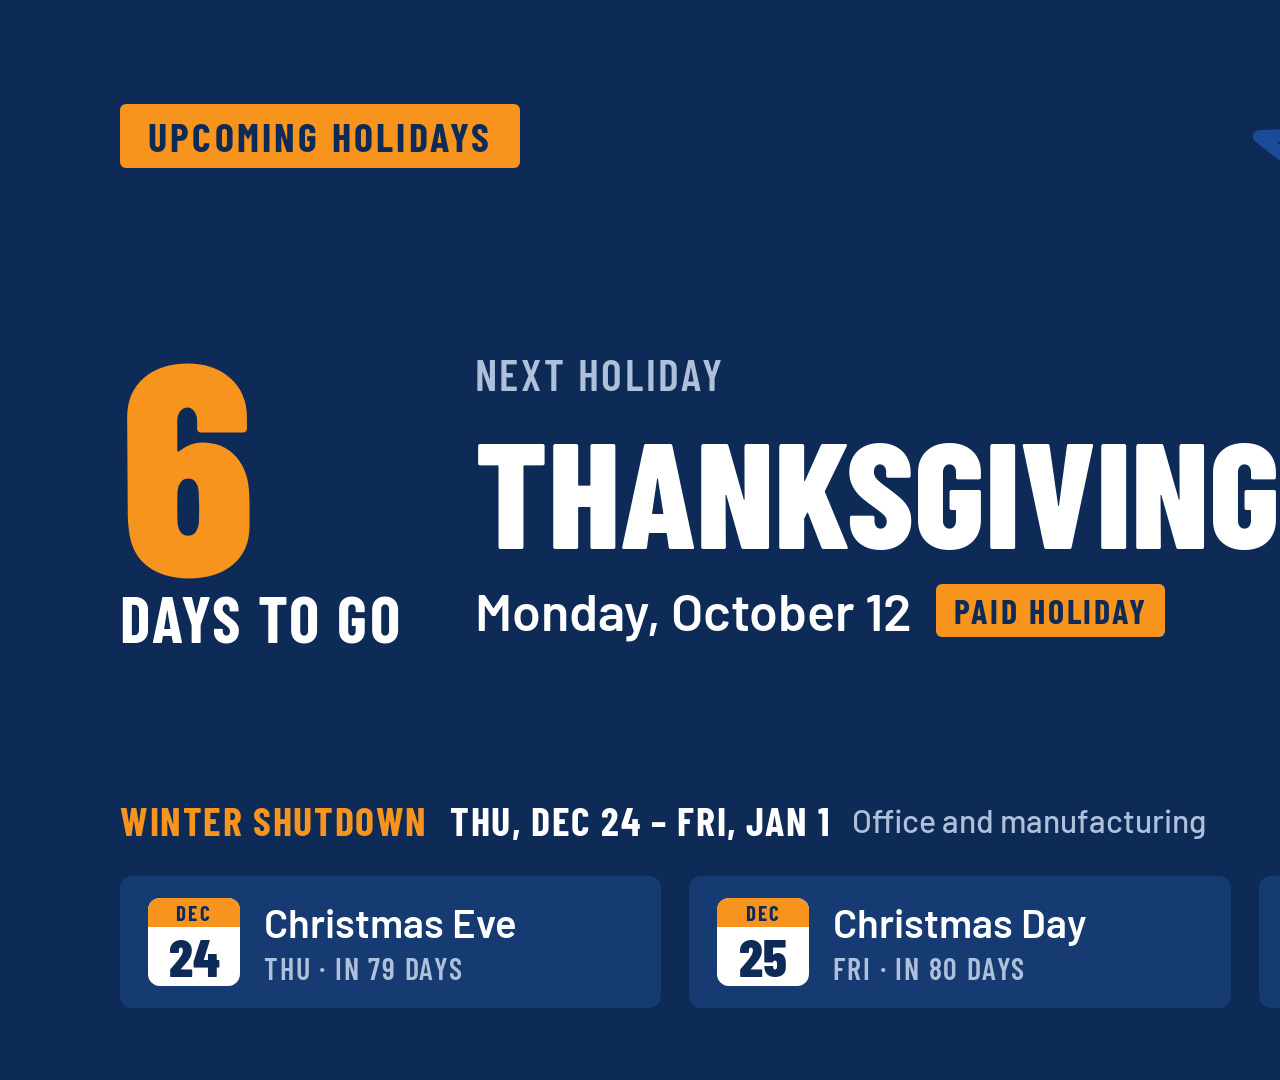
<file: docs/design/holidays/holidays.html>
<!doctype html>
<html lang="en">
<head>
<meta charset="utf-8">
<title>Upcoming holidays slide (design reference)</title>
<!-- Design reference only, not part of the player. Shown as of Tue Oct 6, 2026. Canvas size 1920x1080. -->
<link rel="stylesheet" href="https://fonts.googleapis.com/css2?family=Barlow+Condensed:wght@600;700;800&family=Barlow:wght@500;600&display=swap">
<style>body{margin:0;font-family:'Barlow',sans-serif}</style>
</head>
<body>
<div style="width: 1920px; height: 1080px; position: relative; overflow: hidden; background: #0E2A56; color: #FFFFFF; font-family: 'Barlow', sans-serif;">
<svg viewBox="0 0 100 100" style="position: absolute; right: -200px; top: -180px; width: 900px; height: 900px;" fill="none" stroke="#194B98" stroke-width="1.4" stroke-linejoin="round" aria-hidden="true"><polygon points="50,2 61.76,33.82 95.65,35.17 69.02,56.18 78.21,88.83 50,70 21.79,88.83 30.98,56.18 4.35,35.17 38.24,33.82"></polygon></svg>
<div style="position: absolute; inset: 0; box-sizing: border-box; padding: 80px 120px 72px; display: flex; flex-direction: column; gap: 32px;">
<div style="display: flex; align-items: center; justify-content: space-between;"><div style="background: #F7941D; color: #0E2A56; font-family: 'Barlow Condensed', sans-serif; font-weight: 700; font-size: 40px; letter-spacing: 0.08em; text-transform: uppercase; padding: 8px 28px; border-radius: 6px;">Upcoming Holidays</div><div style="background: #FFFFFF; border-radius: 10px; padding: 16px 28px; display: flex;"><img src="../../../assets/ramstar-logo.png" alt="Ramstar" style="height: 80px; width: auto; display: block;"></div></div>
<div style="flex-grow: 1; display: flex; align-items: center; gap: 72px;">
<div style="display: flex; flex-direction: column; align-items: flex-start;">
<span style="font-family: 'Barlow Condensed', sans-serif; font-weight: 800; font-size: 300px; line-height: 0.82; color: #F7941D;">6</span>
<span style="font-family: 'Barlow Condensed', sans-serif; font-weight: 700; font-size: 64px; text-transform: uppercase; letter-spacing: 0.04em;">days to go</span>
</div>
<div style="display: flex; flex-direction: column; gap: 22px;">
<span style="font-family: 'Barlow Condensed', sans-serif; font-weight: 600; font-size: 44px; color: #AFC0DA; text-transform: uppercase; letter-spacing: 0.06em;">Next holiday</span>
<h1 style="margin: 0; font-family: 'Barlow Condensed', sans-serif; font-weight: 800; font-size: 150px; line-height: 0.9; text-transform: uppercase;">Thanksgiving</h1>
<div style="display: flex; align-items: center; gap: 24px;"><span style="font-size: 52px; font-weight: 600;">Monday, October 12</span><span style="background: #F7941D; color: #0E2A56; font-family: 'Barlow Condensed', sans-serif; font-weight: 700; font-size: 34px; letter-spacing: 0.08em; text-transform: uppercase; padding: 6px 18px; border-radius: 6px;">Paid holiday</span></div>
</div>
</div>
<div style="display: flex; align-items: center; gap: 22px; font-family: 'Barlow Condensed', sans-serif; font-weight: 700; font-size: 40px; text-transform: uppercase; letter-spacing: 0.04em;"><span style="color: #F7941D;">Winter shutdown</span><span>Thu, Dec 24 – Fri, Jan 1</span><span style="font-family: 'Barlow', sans-serif; font-weight: 500; font-size: 32px; text-transform: none; letter-spacing: 0; color: #AFC0DA;">Office and manufacturing</span></div>
<div style="display: grid; grid-template-columns: repeat(3, minmax(0, 1fr)); gap: 28px;"><div style="background: #163A72; border-radius: 12px; padding: 22px 28px; display: flex; align-items: center; gap: 24px; min-width: 0;"><div style="flex: none; width: 92px; border-radius: 12px; overflow: hidden; background: #FFFFFF; text-align: center;"><div style="background: #F7941D; color: #0E2A56; font-family: 'Barlow Condensed', sans-serif; font-weight: 700; font-size: 21px; letter-spacing: 0.1em; padding: 2px 0;">DEC</div><div style="font-family: 'Barlow Condensed', sans-serif; font-weight: 800; font-size: 53px; line-height: 1.1; color: #0E2A56;">24</div></div><div style="display: flex; flex-direction: column; gap: 4px; min-width: 0;"><span style="font-size: 40px; font-weight: 600; white-space: nowrap;">Christmas Eve</span><span style="font-family: 'Barlow Condensed', sans-serif; font-weight: 600; font-size: 30px; color: #AFC0DA; text-transform: uppercase; letter-spacing: 0.06em; white-space: nowrap;">Thu · in 79 days</span></div></div><div style="background: #163A72; border-radius: 12px; padding: 22px 28px; display: flex; align-items: center; gap: 24px; min-width: 0;"><div style="flex: none; width: 92px; border-radius: 12px; overflow: hidden; background: #FFFFFF; text-align: center;"><div style="background: #F7941D; color: #0E2A56; font-family: 'Barlow Condensed', sans-serif; font-weight: 700; font-size: 21px; letter-spacing: 0.1em; padding: 2px 0;">DEC</div><div style="font-family: 'Barlow Condensed', sans-serif; font-weight: 800; font-size: 53px; line-height: 1.1; color: #0E2A56;">25</div></div><div style="display: flex; flex-direction: column; gap: 4px; min-width: 0;"><span style="font-size: 40px; font-weight: 600; white-space: nowrap;">Christmas Day</span><span style="font-family: 'Barlow Condensed', sans-serif; font-weight: 600; font-size: 30px; color: #AFC0DA; text-transform: uppercase; letter-spacing: 0.06em; white-space: nowrap;">Fri · in 80 days</span></div></div><div style="background: #163A72; border-radius: 12px; padding: 22px 28px; display: flex; align-items: center; gap: 24px; min-width: 0;"><div style="flex: none; width: 92px; border-radius: 12px; overflow: hidden; background: #FFFFFF; text-align: center;"><div style="background: #F7941D; color: #0E2A56; font-family: 'Barlow Condensed', sans-serif; font-weight: 700; font-size: 21px; letter-spacing: 0.1em; padding: 2px 0;">DEC</div><div style="font-family: 'Barlow Condensed', sans-serif; font-weight: 800; font-size: 53px; line-height: 1.1; color: #0E2A56;">26</div></div><div style="display: flex; flex-direction: column; gap: 4px; min-width: 0;"><span style="font-size: 40px; font-weight: 600; white-space: nowrap;">Boxing Day</span><span style="font-family: 'Barlow Condensed', sans-serif; font-weight: 600; font-size: 30px; color: #AFC0DA; text-transform: uppercase; letter-spacing: 0.06em; white-space: nowrap;">Sat · observed Mon Dec 28</span></div></div></div>
</div>
</div>
</body>
</html>
</file>
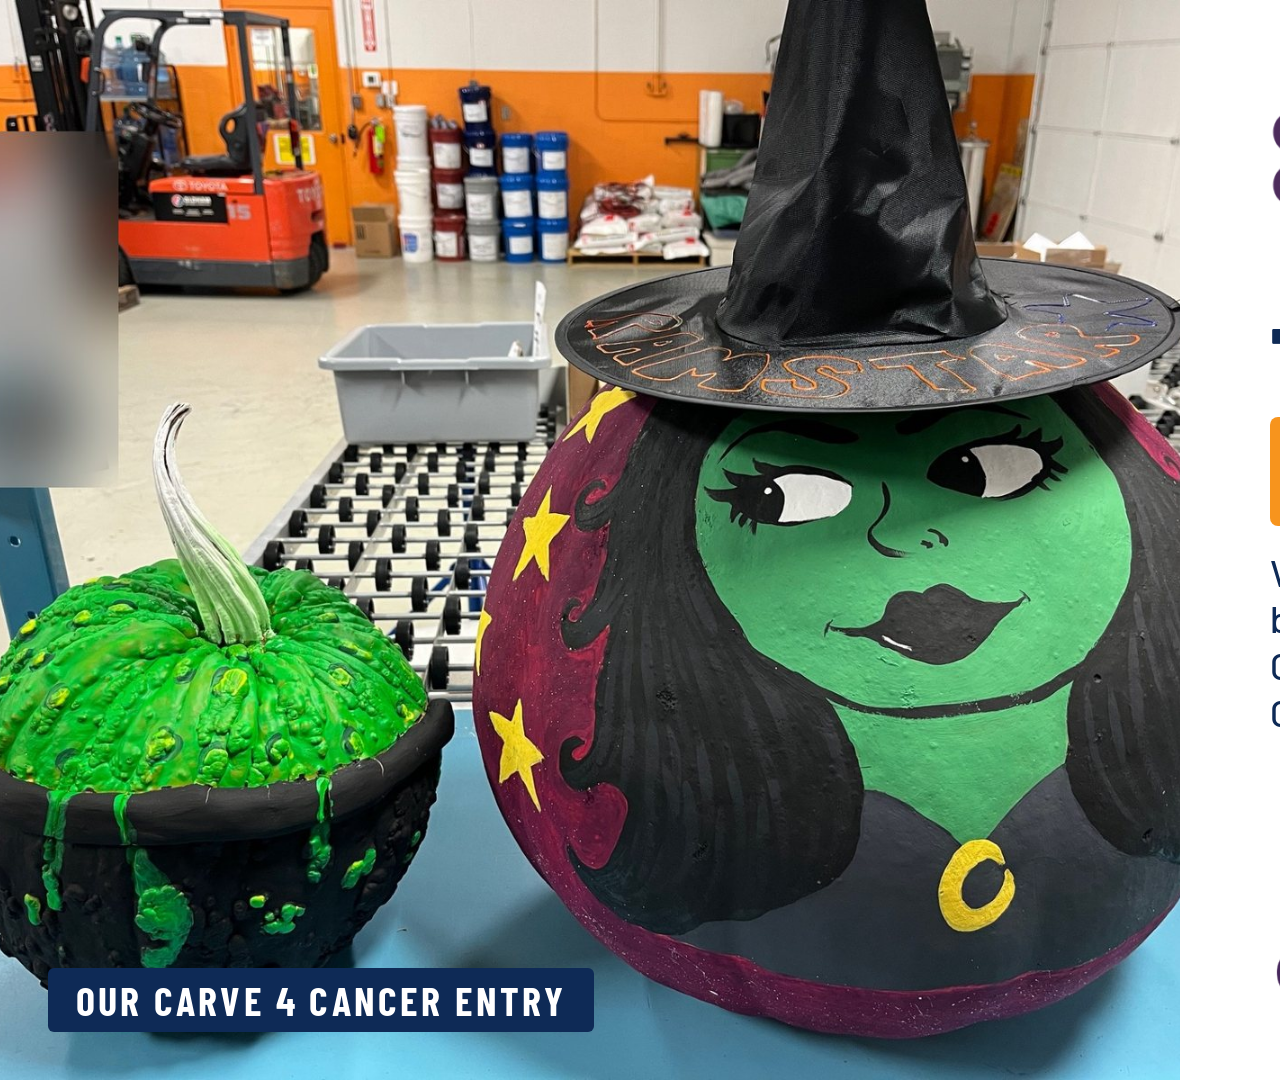
<file: docs/design/photo-feature/photo-feature.html>
<!doctype html>
<html lang="en">
<head>
<meta charset="utf-8">
<title>Photo feature (design reference)</title>
<!-- Design reference only, not part of the player. Canvas 1920x1080.
     Query options: ?long=1 (fit rules)  ?nologo=1 (no event logo, no partners)  -->
<link rel="stylesheet" href="https://fonts.googleapis.com/css2?family=Barlow+Condensed:wght@600;700;800&family=Barlow:wght@500;600&display=swap">
<style>
  body { margin: 0; font-family: 'Barlow', sans-serif; }
  .slide { width: 1920px; height: 1080px; position: relative; overflow: hidden; background: #FFFFFF; color: #0E2A56;
           display: grid; grid-template-columns: 1180px minmax(0, 1fr); }
  /* Photo: fills the left 1180x1080, cropped with object-fit: cover; "photoPosition" picks the focus. */
  .photo { position: relative; overflow: hidden; }
  .photo img { width: 1180px; height: 1080px; object-fit: cover; display: block; }
  .label { position: absolute; left: 48px; bottom: 48px; background: #0E2A56; color: #FFFFFF; font-family: 'Barlow Condensed', sans-serif;
           font-weight: 700; font-size: 40px; letter-spacing: 0.08em; text-transform: uppercase; padding: 8px 28px; border-radius: 6px;
           max-width: 1084px; white-space: nowrap; overflow: hidden; text-overflow: ellipsis; box-sizing: border-box; }
  /* Panel: 740 wide, white so partner logos (usually on white) sit natively. */
  .panel { box-sizing: border-box; height: 1080px; padding: 70px 90px 64px; display: flex; flex-direction: column; gap: 24px; overflow: hidden; }
  .event-logo { width: 290px; max-height: 220px; object-fit: contain; object-position: left center; display: block; margin-left: -8px; }
  h1 { margin: 0; font-family: 'Barlow Condensed', sans-serif; font-weight: 800; font-size: var(--hs, 104px); line-height: 0.9;
       text-transform: uppercase; white-space: pre-line; }
  h1 .accent { display: inline-block; margin-top: 10px; background: #F7941D; color: #0E2A56; padding: 0.04em 0.12em 0; line-height: 1;
               border-radius: 8px; white-space: nowrap; }
  .body { margin: 0; font-size: var(--bs, 36px); line-height: 1.3; font-weight: 500; text-wrap: balance; }
  .spacer { flex-grow: 1; }
  .foot { display: flex; align-items: flex-end; justify-content: space-between; gap: 30px; }
  .partners { display: flex; align-items: flex-end; gap: 24px; min-width: 0; }
  .partners img { max-width: 250px; max-height: 100px; object-fit: contain; display: block; }
  .ramstar { width: 220px; display: block; flex: none; }
</style>
</head>
<body>
<div class="slide" id="slide"></div>
<script>
  const q = new URLSearchParams(location.search);
  const data = {
    type: "photo-feature",
    photo: "../../../slides/c4c/2026-pumpkins.jpg",
    photoPosition: "30% 50%",
    label: q.has("long") ? "Our entry for the 2026 Windsor Cancer Centre Foundation Carve 4 Cancer fundraiser" : "Our Carve 4 Cancer entry",
    logo: q.has("nologo") ? "" : "../../../slides/c4c/carve4cancer-logo.png",
    headline: q.has("long") ? "A huge thank you,\n*Vanessa Montgomery!*" : "Thank you,\n*Vanessa!*",
    body: q.has("long")
      ? "Vanessa painted our witch and her bubbling cauldron for the Windsor Cancer Centre Foundation's Carve 4 Cancer fundraiser, spending two lunch breaks and an evening on the details. Stop by shipping to see them in person before they go to the gala."
      : "Vanessa painted our witch and her bubbling cauldron for the Windsor Cancer Centre Foundation's Carve 4 Cancer fundraiser.",
    partners: q.has("nologo") ? [] : ["../../../slides/c4c/wccf-logo.png"]
  };
  const h = (tag, cls, text) => { const n = document.createElement(tag); if (cls) n.className = cls; if (text) n.textContent = text; return n; };
  function withAccent(tag, cls, text) {           // "*phrase*" = accent, "\n" = line break (white-space: pre-line)
    const n = h(tag, cls);
    String(text).split(/(\*[^*]+\*)/).forEach(p => {
      if (/^\*[^*]+\*$/.test(p)) n.appendChild(h("span", "accent", p.slice(1, -1)));
      else if (p) n.appendChild(document.createTextNode(p));
    });
    return n;
  }
  const slide = document.getElementById("slide");
  const photo = h("div", "photo"); const img = h("img"); img.src = data.photo; img.alt = ""; img.style.objectPosition = data.photoPosition || "50% 50%";
  photo.appendChild(img); if (data.label) photo.appendChild(h("div", "label", data.label));
  const panel = h("div", "panel");
  if (data.logo) { const l = h("img", "event-logo"); l.src = data.logo; l.alt = ""; panel.appendChild(l); }
  const head = withAccent("h1", null, data.headline);
  panel.append(head);
  const body = data.body ? h("p", "body", data.body) : null; if (body) panel.append(body);
  panel.append(h("div", "spacer"));
  const foot = h("div", "foot"), partners = h("div", "partners");
  (data.partners || []).slice(0, 2).forEach(src => { const p = h("img"); p.src = src; p.alt = ""; partners.appendChild(p); });
  const rs = h("img", "ramstar"); rs.src = "../../../assets/ramstar-logo.png"; rs.alt = "Ramstar";
  foot.append(partners, rs); panel.append(foot);
  slide.append(photo, panel);

  // Fit rules (measure once after fonts and images load; design px):
  //  1. Headline: every line (including the accent block) fits the 560 px panel
  //     width. Shrink from 104 px in 4 px steps to 60 px.
  //     Still too wide at 60 px: let the accent wrap (white-space: normal).
  //  2. Body: shrink 36 -> 32 -> 30 px until nothing overflows, i.e. the footer
  //     still ends inside the bottom padding (foot bottom <= 1080 - 64). If it
  //     still overflows at 30 px, drop the event logo (console.warn).
  Promise.all([document.fonts.ready, ...[...document.images].map(i => i.complete ? 0 : new Promise(r => i.onload = i.onerror = r))]).then(() => {
    const W = panel.clientWidth - 180;
    const lines = () => [head, ...head.querySelectorAll(".accent")].every(e => e.scrollWidth <= W + 1);
    let fit = false;
    for (let s = 104; s >= 60; s -= 4) { panel.style.setProperty("--hs", s + "px"); if ((fit = lines())) break; }
    if (!fit) head.querySelectorAll(".accent").forEach(a => a.style.whiteSpace = "normal");
    const over = () => foot.getBoundingClientRect().bottom > 1080 - 64 + 1;
    for (const s of [36, 32, 30]) { panel.style.setProperty("--bs", s + "px"); if (!over()) break; }
    const logo = panel.querySelector(".event-logo");
    if (over() && logo) { logo.remove(); console.warn("photo-feature: content too tall, event logo dropped"); }
  });
</script>
</body>
</html>
</file>
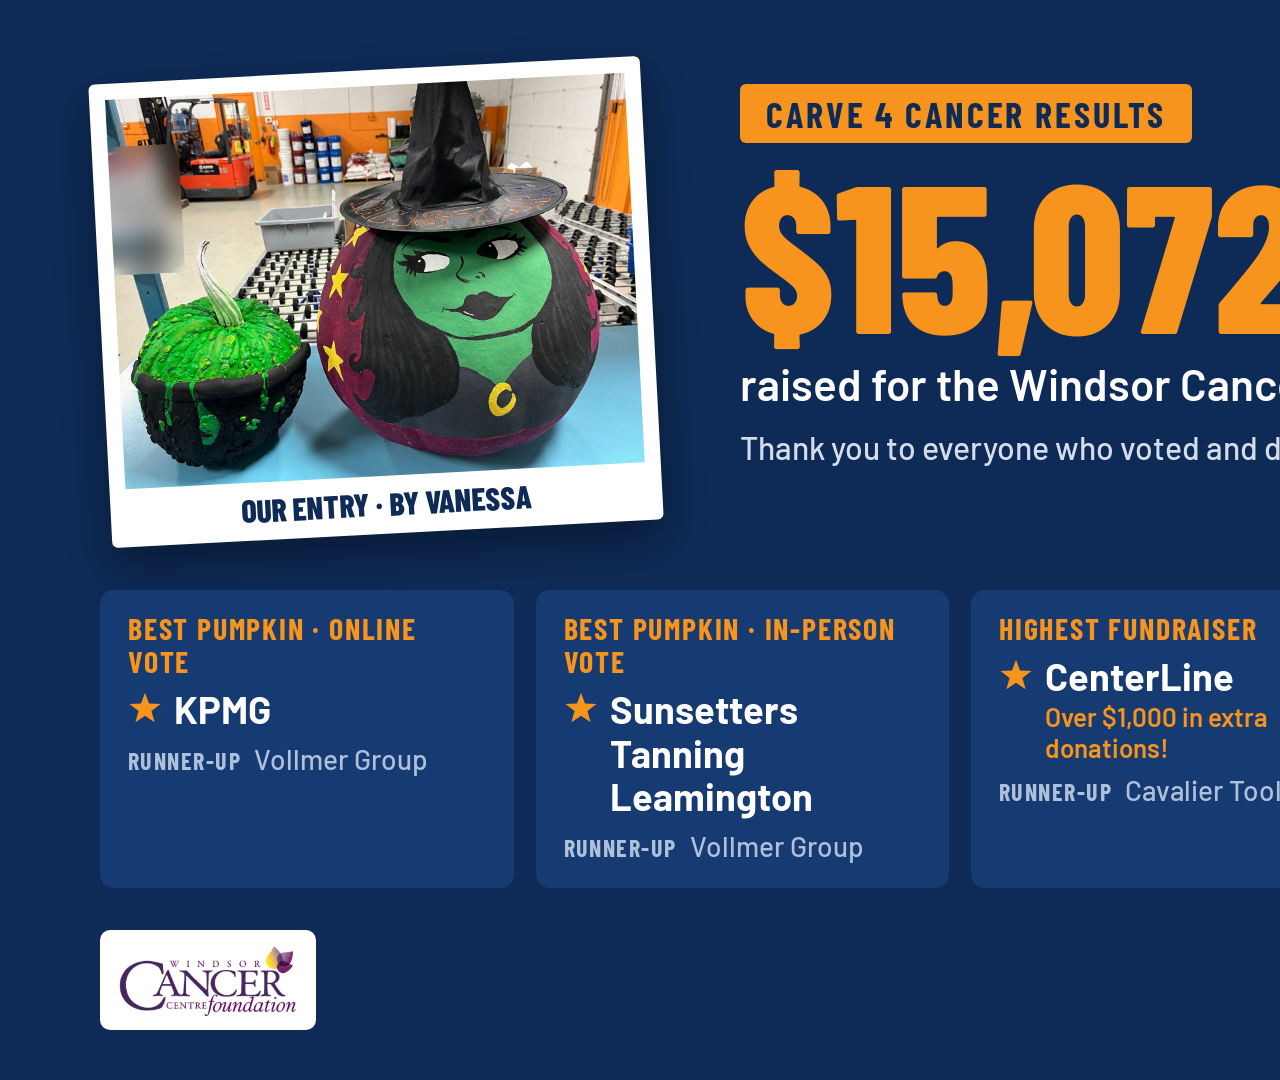
<file: docs/design/results/results.html>
<!doctype html>
<html lang="en">
<head>
<meta charset="utf-8">
<title>Results (design reference)</title>
<!-- Design reference only, not part of the player. Canvas 1920x1080.
     Query options: ?long=1 (fit rules)  ?three=1 (3 categories)  ?nophoto=1 (no photo)
     Image paths assume this file sits at docs/design/results/ in the repo. -->
<link rel="stylesheet" href="https://fonts.googleapis.com/css2?family=Barlow+Condensed:wght@600;700;800&family=Barlow:wght@500;600;700&display=swap">
<style>
  body { margin: 0; font-family: 'Barlow', sans-serif; }
  .slide { width: 1920px; height: 1080px; position: relative; overflow: hidden; background: #0E2A56; color: #FFFFFF; }
  .star { position: absolute; right: -200px; top: -220px; width: 860px; height: 860px; fill: none; stroke: #194B98; stroke-width: 1.4; stroke-linejoin: round; }

  /* Top band: photo frame (left) + headline block (right). Without a photo the headline block starts at the left margin. */
  .frame { position: absolute; left: 100px; top: 70px; background: #FFFFFF; padding: 16px 16px 58px; border-radius: 6px;
           transform: rotate(-3deg); box-shadow: 0 20px 44px rgba(0,0,0,0.35); }
  .frame img { width: 520px; height: 390px; object-fit: cover; display: block; }
  .frame .cap { position: absolute; left: 0; right: 0; bottom: 12px; text-align: center; font-family: 'Barlow Condensed', sans-serif;
                font-weight: 800; font-size: 32px; color: #0E2A56; text-transform: uppercase; white-space: nowrap; overflow: hidden; text-overflow: ellipsis; padding: 0 16px; }
  .head { position: absolute; left: 740px; right: 110px; top: 84px; display: flex; flex-direction: column; gap: 18px; }
  .slide.nophoto .head { left: 100px; }
  .tag { align-self: flex-start; background: #F7941D; color: #0E2A56; font-family: 'Barlow Condensed', sans-serif; font-weight: 700; font-size: 36px;
         letter-spacing: 0.08em; text-transform: uppercase; padding: 8px 26px; border-radius: 6px; }
  .number { font-family: 'Barlow Condensed', sans-serif; font-weight: 800; font-size: var(--n, 210px); line-height: 0.85; color: #F7941D; white-space: nowrap; }
  .caption { font-size: 44px; font-weight: 600; line-height: 1.2; }
  .note { font-size: 32px; font-weight: 500; color: #D6DDEA; }

  /* Category cards: one row, 1-4 equal columns, top 590 */
  .cards { position: absolute; left: 100px; right: 100px; top: 590px; display: grid; grid-template-columns: repeat(var(--cols, 4), minmax(0, 1fr)); gap: 22px; }
  .card { background: #163A72; border-radius: 14px; padding: 22px 28px 24px; display: flex; flex-direction: column; gap: 10px; min-width: 0; }
  .cat { font-family: 'Barlow Condensed', sans-serif; font-weight: 700; font-size: 30px; letter-spacing: 0.06em; text-transform: uppercase; color: #F7941D; line-height: 1.1; }
  .win { display: flex; gap: 12px; align-items: flex-start; }
  .win svg { width: 34px; height: 34px; flex: none; margin-top: 4px; }
  .win-name { font-size: var(--w, 38px); font-weight: 700; line-height: 1.15; overflow-wrap: anywhere; }
  .win-note { font-size: 26px; font-weight: 600; color: #F7941D; margin: 2px 0 0 46px; }
  .run { font-size: var(--r, 28px); font-weight: 500; line-height: 1.25; color: #AFC0DA; }
  .run b { font-family: 'Barlow Condensed', sans-serif; font-weight: 700; letter-spacing: 0.06em; text-transform: uppercase; font-size: 24px; }

  /* Footer: partner logos on white cards (left), reverse Ramstar logo (right) */
  .foot { position: absolute; left: 100px; right: 100px; bottom: 50px; display: flex; align-items: center; justify-content: space-between; }
  .partners { display: flex; gap: 20px; }
  .partners div { background: #FFFFFF; border-radius: 10px; padding: 8px 14px; }
  .partners img { max-width: 190px; max-height: 84px; display: block; }
  .ramstar { width: 220px; display: block; }
</style>
</head>
<body>
<div class="slide" id="slide"></div>
<script>
  const q = new URLSearchParams(location.search);
  const R = "../../../";
  const data = {
    type: "results",
    tag: "Carve 4 Cancer results",
    photo: q.has("nophoto") ? "" : R + "slides/c4c/2026-pumpkins.jpg",
    photoCaption: "Our entry · by Vanessa",
    number: q.has("long") ? "$1,215,072" : "$15,072",
    caption: "raised for the Windsor Cancer Centre Foundation",
    note: "Thank you to everyone who voted and donated!",
    categories: [
      { name: "Best Pumpkin · Online vote", winner: "KPMG", runnerUp: "Vollmer Group" },
      { name: "Best Pumpkin · In-person vote", winner: q.has("long") ? "Sunsetters Tanning and Wellness Centre Leamington" : "Sunsetters Tanning Leamington", runnerUp: "Vollmer Group" },
      { name: "Highest Fundraiser", winner: "CenterLine", winnerNote: "Over $1,000 in extra donations!", runnerUp: "Cavalier Tool" },
      { name: "Judges' Award", winner: "MTE Controls Corp.", runnerUp: q.has("long") ? "“Bank Robber” pumpkin carved by the Bareich family and friends on behalf of all other donors who were unable to carve" : "“Bank Robber” pumpkin by the Bareich family & friends" }
    ].slice(0, q.has("three") ? 3 : 4),
    partners: [R + "slides/c4c/wccf-logo.png"]
  };
  const STAR = "50,2 61.76,33.82 95.65,35.17 69.02,56.18 78.21,88.83 50,70 21.79,88.83 30.98,56.18 4.35,35.17 38.24,33.82";
  const h = (t, c, x) => { const n = document.createElement(t); if (c) n.className = c; if (x) n.textContent = x; return n; };
  const img = (src, c) => { const i = h("img", c); i.src = src; i.alt = ""; return i; };
  const svgStar = (cls, fill) => { const s = document.createElementNS("http://www.w3.org/2000/svg", "svg"); s.setAttribute("viewBox", "0 0 100 100"); if (cls) s.setAttribute("class", cls);
    const p = document.createElementNS("http://www.w3.org/2000/svg", "polygon"); p.setAttribute("points", STAR); if (fill) p.setAttribute("fill", fill); s.appendChild(p); return s; };

  const slide = document.getElementById("slide");
  if (!data.photo) slide.classList.add("nophoto");
  slide.appendChild(svgStar("star"));
  if (data.photo) { const f = h("div", "frame"); f.append(img(data.photo), data.photoCaption ? h("div", "cap", data.photoCaption) : ""); slide.appendChild(f); }
  const head = h("div", "head");
  head.append(h("div", "tag", data.tag || "Results"), h("div", "number", data.number));
  if (data.caption) head.append(h("div", "caption", data.caption));
  if (data.note) head.append(h("div", "note", data.note));
  slide.appendChild(head);

  const cards = h("div", "cards"); cards.style.setProperty("--cols", data.categories.length);
  data.categories.forEach((c, i) => {
    const card = h("div", "card"); card.style.setProperty("--i", i);
    const win = h("div", "win"); win.append(svgStar(null, "#F7941D"), h("div", "win-name", c.winner));
    const wrap = h("div"); wrap.append(win); if (c.winnerNote) wrap.append(h("div", "win-note", c.winnerNote));
    card.append(h("div", "cat", c.name), wrap);
    if (c.runnerUp) { const r = h("div", "run"); const b = h("b", null, "Runner-up "); r.append(b, document.createTextNode(c.runnerUp)); card.append(r); }
    cards.append(card);
  });
  slide.appendChild(cards);

  const foot = h("div", "foot"), partners = h("div", "partners");
  (data.partners || []).slice(0, 2).forEach(src => { const d = h("div"); d.append(img(src)); partners.append(d); });
  foot.append(partners, img(R + "assets/ramstar-logo-reverse.png", "ramstar"));
  slide.appendChild(foot);

  // Fit rules (measure once after fonts and images load; design px):
  //  1. Number: one line. Shrink from 210 px in 10 px steps to 140 px until it
  //     fits the headline column (with no photo the column is wider).
  //  2. Cards: the row must end at least 24 px above the footer's top.
  //     Step winner/runner-up sizes together: 38/28 -> 34/26 -> 30/24 px.
  //     If it still doesn't fit, clamp each runner-up to 2 lines with an
  //     ellipsis and console.warn (text too long for a TV card).
  Promise.all([document.fonts.ready, ...[...document.images].map(i => i.complete ? 0 : new Promise(r => i.onload = i.onerror = r))]).then(() => {
    const num = head.querySelector(".number");
    for (let s = 210; s >= 140; s -= 10) { head.style.setProperty("--n", s + "px"); if (num.scrollWidth <= head.clientWidth) break; }
    const over = () => cards.getBoundingClientRect().bottom > foot.getBoundingClientRect().top - 24;
    for (const [w, r] of [[38, 28], [34, 26], [30, 24]]) { cards.style.setProperty("--w", w + "px"); cards.style.setProperty("--r", r + "px"); if (!over()) break; }
    if (over()) {
      cards.querySelectorAll(".run").forEach(r => Object.assign(r.style, { display: "-webkit-box", webkitBoxOrient: "vertical", webkitLineClamp: "2", overflow: "hidden" }));
      console.warn("results: category text too long; runner-ups clamped to 2 lines");
    }
  });
</script>
</body>
</html>
</file>
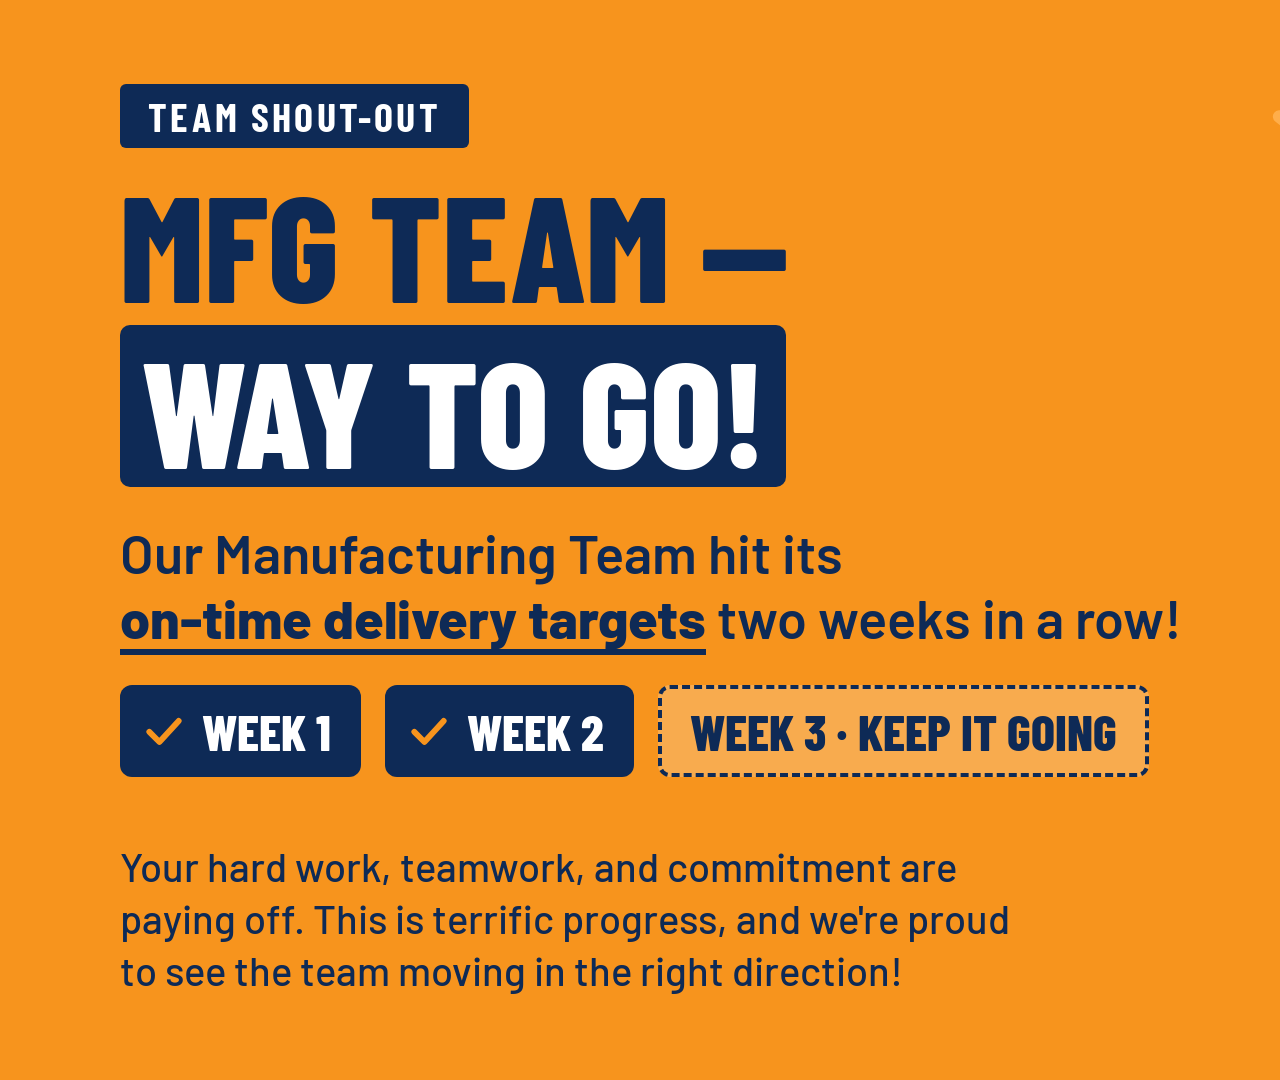
<file: docs/design/shoutout/shoutout.html>
<!doctype html>
<html lang="en">
<head>
<meta charset="utf-8">
<title>Team shout-out (design reference)</title>
<!-- Design reference only, not part of the player. Canvas 1920x1080.
     Query options: ?theme=navy  ?done=6  ?nonext=1  ?long=1  -->
<link rel="stylesheet" href="https://fonts.googleapis.com/css2?family=Barlow+Condensed:wght@600;700;800&family=Barlow:wght@500;600;800&display=swap">
<style>
  body { margin: 0; font-family: 'Barlow', sans-serif; }
  .slide { width: 1920px; height: 1080px; position: relative; overflow: hidden; }
  /* ---- theme tokens ---- */
  .orange { --bg: #F7941D; --fg: #0E2A56; --star: #FFAE4A; --tag-bg: #0E2A56; --tag-fg: #FFFFFF;
            --done-bg: #0E2A56; --done-fg: #FFFFFF; --tick: #F7941D; --next-line: #0E2A56; --next-fg: #0E2A56;
            --next-bg: rgba(255,255,255,0.22); --msg: #0E2A56; }
  .navy   { --bg: #0E2A56; --fg: #FFFFFF; --star: #194B98; --tag-bg: #F7941D; --tag-fg: #0E2A56;
            --done-bg: #F7941D; --done-fg: #0E2A56; --tick: #0E2A56; --next-line: #5E7AA8; --next-fg: #AFC0DA;
            --next-bg: transparent; --msg: #D6DDEA; }
  .slide { background: var(--bg); color: var(--fg); }
  .star { position: absolute; right: -220px; top: -200px; width: 900px; height: 900px; fill: none; stroke: var(--star); stroke-width: 1.4; stroke-linejoin: round; }
  .frame { position: absolute; inset: 0; box-sizing: border-box; padding: 84px 120px; display: flex; flex-direction: column; gap: 28px; }
  .tag { align-self: flex-start; background: var(--tag-bg); color: var(--tag-fg); font-family: 'Barlow Condensed', sans-serif; font-weight: 700;
         font-size: 40px; letter-spacing: 0.08em; text-transform: uppercase; padding: 8px 28px; border-radius: 6px; }
  h1 { margin: 0; font-family: 'Barlow Condensed', sans-serif; font-weight: 800; font-size: var(--h, 150px); line-height: 0.9; text-transform: uppercase; max-width: 1680px; }
  h1 .team, h1 .cheer { white-space: nowrap; }
  /* cheer: orange theme = white on a navy block; navy theme = orange text */
  .orange h1 .cheer { display: inline-block; margin-top: 14px; background: #0E2A56; color: #FFFFFF; padding: 0.06em 0.14em 0.02em; line-height: 1; border-radius: 10px; }
  .navy h1 .cheer { color: #F7941D; }
  .achievement { margin: 6px 0 0; font-size: var(--a, 54px); font-weight: 600; line-height: 1.2; max-width: 1500px; text-wrap: balance; }
  .achievement .accent { white-space: nowrap; }
  .orange .achievement .accent { font-weight: 800; text-decoration: underline; text-decoration-thickness: 6px; text-underline-offset: 10px; text-decoration-skip-ink: none; }
  .navy .achievement .accent { color: #F7941D; }
  .streak { display: flex; gap: 24px; margin-top: 6px; }
  .chip { display: flex; align-items: center; gap: 16px; border-radius: 12px; font-family: 'Barlow Condensed', sans-serif; font-weight: 800;
          font-size: 50px; text-transform: uppercase; white-space: nowrap; }
  .chip.done { background: var(--done-bg); color: var(--done-fg); padding: 16px 30px 16px 22px; }
  .chip.done svg { width: 44px; height: 44px; display: block; fill: none; stroke: var(--tick); stroke-width: 3.2; stroke-linecap: round; stroke-linejoin: round; }
  .chip.next { border: 4px dashed var(--next-line); color: var(--next-fg); background: var(--next-bg); padding: 12px 28px; font-weight: 700; }
  .orange .chip.next { font-weight: 800; }
  .spacer { flex-grow: 1; }
  .foot { display: flex; align-items: flex-end; justify-content: space-between; gap: 60px; }
  .message { margin: 0; font-size: var(--m, 40px); line-height: 1.3; font-weight: 500; color: var(--msg); max-width: 1240px; text-wrap: balance; }
  .logo { flex: none; }
  .logo img { width: 260px; display: block; }
  .orange .logo { background: #0E2A56; border-radius: 14px; padding: 22px 34px; }
  .navy .logo img { width: 280px; }
</style>
</head>
<body>
<div class="slide" id="slide"></div>
<script>
  const q = new URLSearchParams(location.search);
  const STAR = "50,2 61.76,33.82 95.65,35.17 69.02,56.18 78.21,88.83 50,70 21.79,88.83 30.98,56.18 4.35,35.17 38.24,33.82";
  const data = {
    type: "shoutout",
    theme: q.get("theme") || "orange",
    tag: "Team shout-out",
    team: q.has("long") ? "Shipping & Receiving Team" : "MFG Team",
    cheer: "Way to go!",
    achievement: q.has("long")
      ? "Our Shipping & Receiving Team cleared *every same-day order before 3 PM* for six weeks straight, a new record for the building!"
      : "Our Manufacturing Team hit its *on-time delivery targets* two weeks in a row!",
    streak: { done: Number(q.get("done") || 2), unit: "Week", next: q.has("nonext") ? "" : "keep it going" },
    message: "Your hard work, teamwork, and commitment are paying off. This is terrific progress, and we're proud to see the team moving in the right direction!"
  };

  // Same element helpers as templates.js: text is set with textContent, never innerHTML.
  const h = (tag, cls, text) => { const n = document.createElement(tag); if (cls) n.className = cls; if (text) n.textContent = text; return n; };
  // "*phrase*" marks the accent, like withAccent() in templates.js.
  function withAccent(tag, cls, text) {
    const n = h(tag, cls);
    String(text).split(/(\*[^*]+\*)/).forEach(part => {
      if (/^\*[^*]+\*$/.test(part)) n.appendChild(h("span", "accent", part.slice(1, -1).replace(/-/g, "‑")));
      else if (part) n.appendChild(document.createTextNode(part));
    });
    return n;
  }
  const tick = () => { const s = document.createElementNS("http://www.w3.org/2000/svg", "svg"); s.setAttribute("viewBox", "0 0 24 24");
    s.innerHTML = '<polyline points="4,12.5 9.5,18 20,6.5"/>'; return s; };

  // Streak chips. Up to 4 completed periods get a chip each ("Week 1".."Week 4").
  // From 5 on, they collapse into one chip: "5 weeks in a row". The dashed
  // "next" chip ("Week N+1 · keep it going") is added when streak.next is set.
  function streakChips(s) {
    const row = h("div", "streak"), unit = s.unit || "Week";
    const chips = [];
    if (s.done >= 5) chips.push(["done", `${s.done} ${unit}s in a row`]);
    else for (let i = 1; i <= s.done; i++) chips.push(["done", `${unit} ${i}`]);
    if (s.next) chips.push(["next", `${unit} ${s.done + 1} · ${s.next}`]);
    chips.forEach(([kind, label], i) => {
      const c = h("div", `chip ${kind}`); c.style.setProperty("--i", i);
      if (kind === "done") c.appendChild(tick());
      c.appendChild(document.createTextNode(label)); row.appendChild(c);
    });
    return row;
  }

  const slide = document.getElementById("slide");
  slide.className = `slide ${data.theme === "navy" ? "navy" : "orange"}`;
  slide.innerHTML = `<svg class="star" viewBox="0 0 100 100"><polygon points="${STAR}"/></svg>`;
  const frame = h("div", "frame");
  const h1 = h("h1");
  h1.append(h("span", "team", `${data.team} —`), h("br"), h("span", "cheer", data.cheer));
  const logo = h("div", "logo"); const img = h("img"); img.src = "../../../assets/ramstar-logo-reverse.png"; img.alt = "Ramstar"; logo.appendChild(img);
  const foot = h("div", "foot"); foot.append(data.message ? h("p", "message", data.message) : h("span"), logo);
  frame.append(h("div", "tag", data.tag), h1, withAccent("p", "achievement", data.achievement));
  if (data.streak && data.streak.done > 0) frame.appendChild(streakChips(data.streak));
  frame.append(h("div", "spacer"), foot);
  slide.appendChild(frame);

  // Fit rules (measure once after fonts load; sizes in design px):
  //  1. Headline: team line and cheer each stay on one line. Shrink both together
  //     from 150 px in 4 px steps to 110 px until neither is wider than 1680 px.
  //  2. Achievement: at most 2 lines. 54 -> 50 -> 46 px.
  //  3. Message: at most 3 lines. 40 -> 36 -> 34 px.
  //  4. If the content still runs into the bottom padding, shrink the message
  //     a further step, then drop it rather than overlap (console.warn).
  document.fonts.ready.then(() => {
    const lines = el => Math.round(el.getBoundingClientRect().height / parseFloat(getComputedStyle(el).lineHeight));
    for (let s = 150; s >= 110; s -= 4) {
      frame.style.setProperty("--h", s + "px");
      if ([...h1.querySelectorAll(".team,.cheer")].every(e => e.getBoundingClientRect().width <= 1680)) break;
    }
    const a = frame.querySelector(".achievement");
    for (const s of [54, 50, 46]) { frame.style.setProperty("--a", s + "px"); if (lines(a) <= 2) break; }
    const m = frame.querySelector(".message");
    if (m) for (const s of [40, 36, 34]) { frame.style.setProperty("--m", s + "px"); if (lines(m) <= 3) break; }
  });
</script>
</body>
</html>
</file>
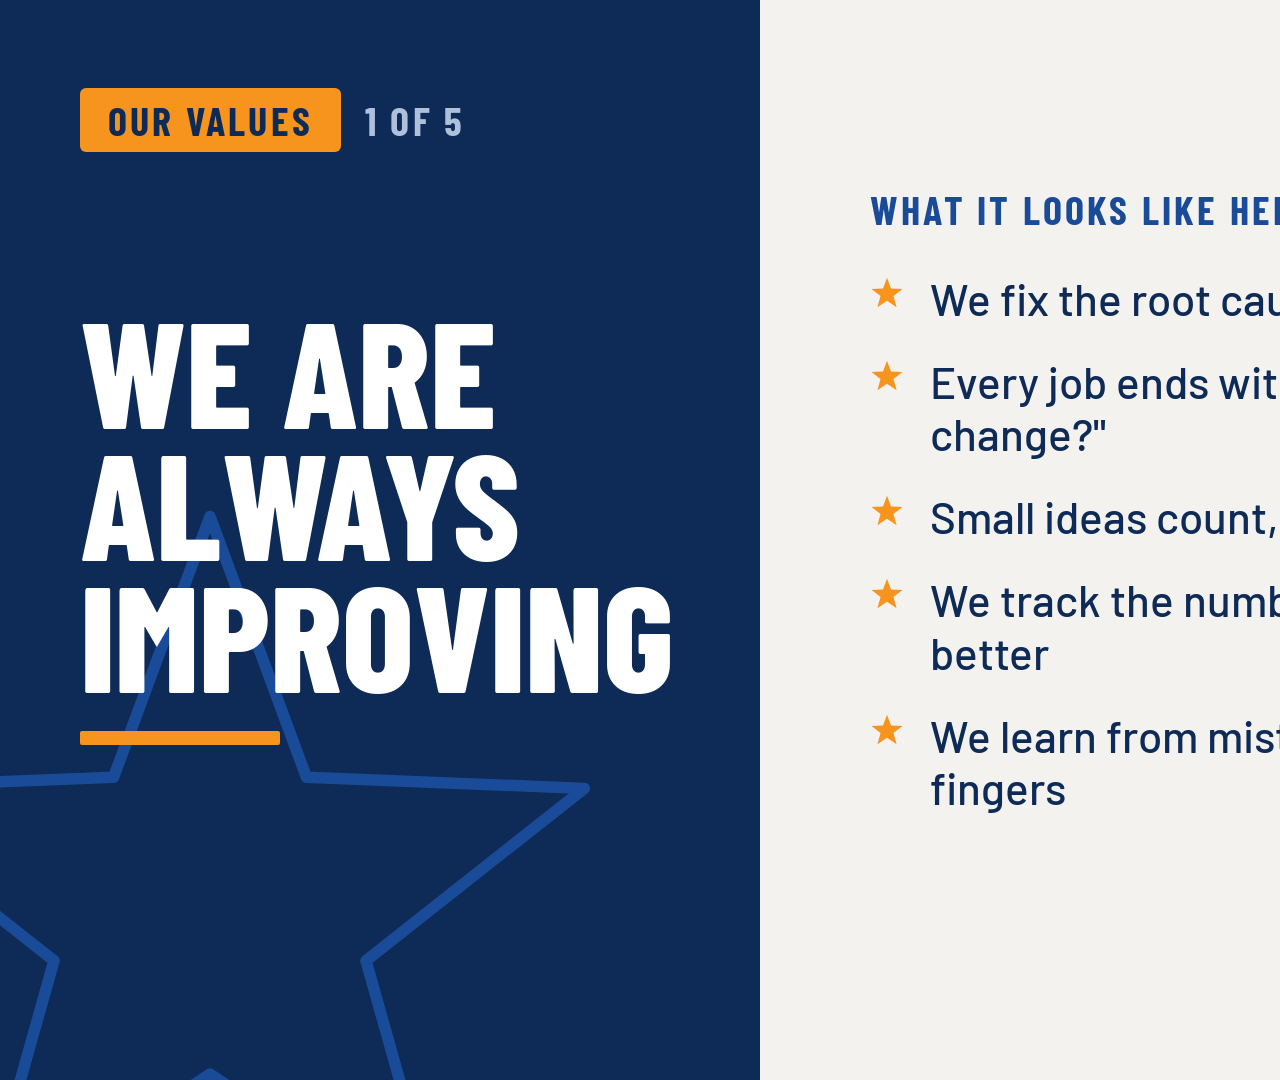
<file: docs/design/value/value-long-name.html>
<!doctype html>
<html lang="en">
<head>
<meta charset="utf-8">
<title>Value slide, long name auto-fitted (design reference)</title>
<!-- Design reference only, not part of the player. Sample wording. Canvas size 1920x1080. -->
<link rel="stylesheet" href="https://fonts.googleapis.com/css2?family=Barlow+Condensed:wght@600;700;800&family=Barlow:wght@500;600&display=swap">
<style>body{margin:0;font-family:'Barlow',sans-serif}</style>
</head>
<body>
<div style="width: 1920px; height: 1080px; position: relative; overflow: hidden; background: #F4F2EE; color: #0E2A56; font-family: 'Barlow', sans-serif; display: grid; grid-template-columns: 760px minmax(0, 1fr);">
<div style="background: #0E2A56; color: #FFFFFF; position: relative; overflow: hidden; box-sizing: border-box; padding: 88px 80px; display: flex; flex-direction: column; justify-content: space-between;">
<svg viewBox="0 0 100 100" style="position: absolute; left: -200px; bottom: -240px; width: 820px; height: 820px;" fill="none" stroke="#194B98" stroke-width="1.4" stroke-linejoin="round" aria-hidden="true"><polygon points="50,2 61.76,33.82 95.65,35.17 69.02,56.18 78.21,88.83 50,70 21.79,88.83 30.98,56.18 4.35,35.17 38.24,33.82"></polygon></svg>
<div style="position: relative; display: flex; align-items: center; gap: 24px;">
<div style="background: #F7941D; color: #0E2A56; font-family: 'Barlow Condensed', sans-serif; font-weight: 700; font-size: 40px; letter-spacing: 0.08em; text-transform: uppercase; padding: 8px 28px; border-radius: 6px;">Our Values</div>
<div style="font-family: 'Barlow Condensed', sans-serif; font-weight: 700; font-size: 40px; color: #AFC0DA; letter-spacing: 0.08em;">1 OF 5</div>
</div>
<div style="position: relative; display: flex; flex-direction: column; gap: 32px;">
<h1 style="margin: 0; font-family: 'Barlow Condensed', sans-serif; font-weight: 800; font-size: 150px; line-height: 0.88; text-transform: uppercase;">We Are<br>Always<br>Improving</h1>
<div style="width: 200px; height: 14px; background: #F7941D; border-radius: 2px;"></div>
</div>
<div style="position: relative; height: 96px;"></div>
</div>
<div style="box-sizing: border-box; padding: 120px 110px 200px; display: flex; flex-direction: column; justify-content: center; gap: 40px;">
<div style="font-family: 'Barlow Condensed', sans-serif; font-weight: 700; font-size: 40px; color: #194B98; text-transform: uppercase; letter-spacing: 0.08em;">What it looks like here</div>
<ul style="list-style: none; margin: 0; padding: 0; display: flex; flex-direction: column; gap: 30px; max-width: 960px;"><li style="display: flex; align-items: flex-start; gap: 26px; font-size: 44px; line-height: 1.2; font-weight: 500;"><svg viewBox="0 0 100 100" width="34" height="34" style="flex: none; transform: translateY(4px);" aria-hidden="true"><polygon points="50,2 61.76,33.82 95.65,35.17 69.02,56.18 78.21,88.83 50,70 21.79,88.83 30.98,56.18 4.35,35.17 38.24,33.82" fill="#F7941D"></polygon></svg><span>We fix the root cause, not just the symptom</span></li><li style="display: flex; align-items: flex-start; gap: 26px; font-size: 44px; line-height: 1.2; font-weight: 500;"><svg viewBox="0 0 100 100" width="34" height="34" style="flex: none; transform: translateY(4px);" aria-hidden="true"><polygon points="50,2 61.76,33.82 95.65,35.17 69.02,56.18 78.21,88.83 50,70 21.79,88.83 30.98,56.18 4.35,35.17 38.24,33.82" fill="#F7941D"></polygon></svg><span>Every job ends with a quick "what would we change?"</span></li><li style="display: flex; align-items: flex-start; gap: 26px; font-size: 44px; line-height: 1.2; font-weight: 500;"><svg viewBox="0 0 100 100" width="34" height="34" style="flex: none; transform: translateY(4px);" aria-hidden="true"><polygon points="50,2 61.76,33.82 95.65,35.17 69.02,56.18 78.21,88.83 50,70 21.79,88.83 30.98,56.18 4.35,35.17 38.24,33.82" fill="#F7941D"></polygon></svg><span>Small ideas count, and we try them fast</span></li><li style="display: flex; align-items: flex-start; gap: 26px; font-size: 44px; line-height: 1.2; font-weight: 500;"><svg viewBox="0 0 100 100" width="34" height="34" style="flex: none; transform: translateY(4px);" aria-hidden="true"><polygon points="50,2 61.76,33.82 95.65,35.17 69.02,56.18 78.21,88.83 50,70 21.79,88.83 30.98,56.18 4.35,35.17 38.24,33.82" fill="#F7941D"></polygon></svg><span>We track the numbers that tell us we got better</span></li><li style="display: flex; align-items: flex-start; gap: 26px; font-size: 44px; line-height: 1.2; font-weight: 500;"><svg viewBox="0 0 100 100" width="34" height="34" style="flex: none; transform: translateY(4px);" aria-hidden="true"><polygon points="50,2 61.76,33.82 95.65,35.17 69.02,56.18 78.21,88.83 50,70 21.79,88.83 30.98,56.18 4.35,35.17 38.24,33.82" fill="#F7941D"></polygon></svg><span>We learn from mistakes without pointing fingers</span></li></ul>
</div>
<div style="position: absolute; right: 96px; bottom: 80px; background: #FFFFFF; border-radius: 10px; padding: 18px 30px; display: flex; box-shadow: 0 2px 0 rgba(14,42,86,0.08);"><img src="../../../assets/ramstar-logo.png" alt="Ramstar" style="height: 96px; width: auto; display: block;"></div>
</div>
</body>
</html>
</file>
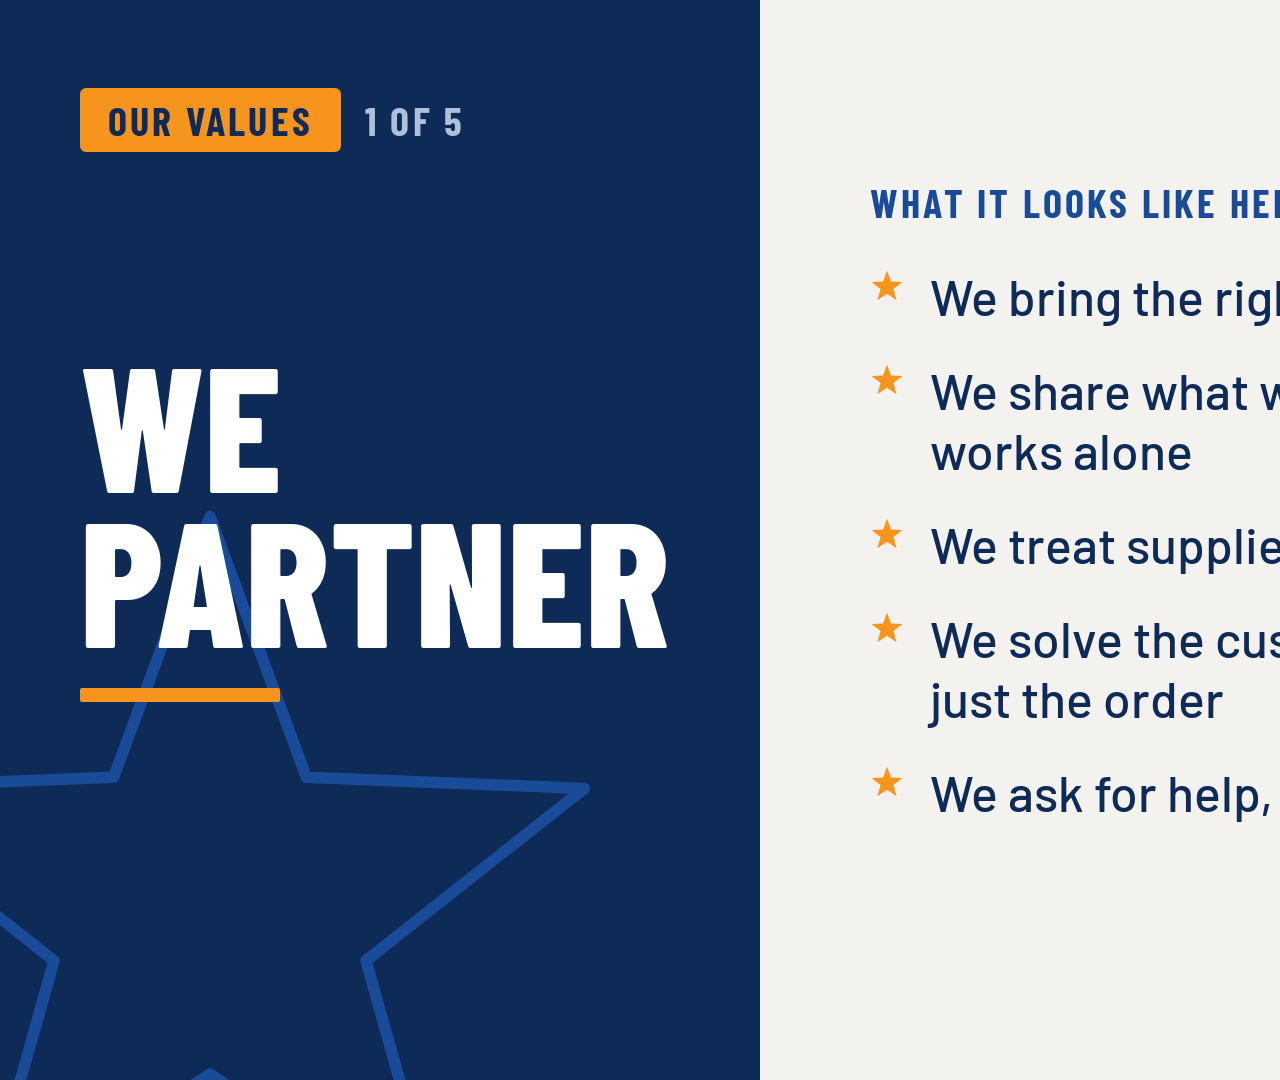
<file: docs/design/value/value-with-examples.html>
<!doctype html>
<html lang="en">
<head>
<meta charset="utf-8">
<title>Value slide with examples (design reference)</title>
<!-- Design reference only, not part of the player. Sample wording. Canvas size 1920x1080. -->
<link rel="stylesheet" href="https://fonts.googleapis.com/css2?family=Barlow+Condensed:wght@600;700;800&family=Barlow:wght@500;600&display=swap">
<style>body{margin:0;font-family:'Barlow',sans-serif}</style>
</head>
<body>
<div style="width: 1920px; height: 1080px; position: relative; overflow: hidden; background: #F4F2EE; color: #0E2A56; font-family: 'Barlow', sans-serif; display: grid; grid-template-columns: 760px minmax(0, 1fr);">
<div style="background: #0E2A56; color: #FFFFFF; position: relative; overflow: hidden; box-sizing: border-box; padding: 88px 80px; display: flex; flex-direction: column; justify-content: space-between;">
<svg viewBox="0 0 100 100" style="position: absolute; left: -200px; bottom: -240px; width: 820px; height: 820px;" fill="none" stroke="#194B98" stroke-width="1.4" stroke-linejoin="round" aria-hidden="true"><polygon points="50,2 61.76,33.82 95.65,35.17 69.02,56.18 78.21,88.83 50,70 21.79,88.83 30.98,56.18 4.35,35.17 38.24,33.82"></polygon></svg>
<div style="position: relative; display: flex; align-items: center; gap: 24px;">
<div style="background: #F7941D; color: #0E2A56; font-family: 'Barlow Condensed', sans-serif; font-weight: 700; font-size: 40px; letter-spacing: 0.08em; text-transform: uppercase; padding: 8px 28px; border-radius: 6px;">Our Values</div>
<div style="font-family: 'Barlow Condensed', sans-serif; font-weight: 700; font-size: 40px; color: #AFC0DA; letter-spacing: 0.08em;">1 OF 5</div>
</div>
<div style="position: relative; display: flex; flex-direction: column; gap: 32px;">
<h1 style="margin: 0; font-family: 'Barlow Condensed', sans-serif; font-weight: 800; font-size: 176px; line-height: 0.88; text-transform: uppercase;">We<br>Partner</h1>
<div style="width: 200px; height: 14px; background: #F7941D; border-radius: 2px;"></div>
</div>
<div style="position: relative; height: 96px;"></div>
</div>
<div style="box-sizing: border-box; padding: 120px 110px 200px; display: flex; flex-direction: column; justify-content: center; gap: 40px;">
<div style="font-family: 'Barlow Condensed', sans-serif; font-weight: 700; font-size: 40px; color: #194B98; text-transform: uppercase; letter-spacing: 0.08em;">What it looks like here</div>
<ul style="list-style: none; margin: 0; padding: 0; display: flex; flex-direction: column; gap: 34px; max-width: 960px;"><li style="display: flex; align-items: flex-start; gap: 26px; font-size: 50px; line-height: 1.2; font-weight: 500;"><svg viewBox="0 0 100 100" width="34" height="34" style="flex: none; transform: translateY(4px);" aria-hidden="true"><polygon points="50,2 61.76,33.82 95.65,35.17 69.02,56.18 78.21,88.83 50,70 21.79,88.83 30.98,56.18 4.35,35.17 38.24,33.82" fill="#F7941D"></polygon></svg><span>We bring the right people into a job early</span></li><li style="display: flex; align-items: flex-start; gap: 26px; font-size: 50px; line-height: 1.2; font-weight: 500;"><svg viewBox="0 0 100 100" width="34" height="34" style="flex: none; transform: translateY(4px);" aria-hidden="true"><polygon points="50,2 61.76,33.82 95.65,35.17 69.02,56.18 78.21,88.83 50,70 21.79,88.83 30.98,56.18 4.35,35.17 38.24,33.82" fill="#F7941D"></polygon></svg><span>We share what we know, so nobody works alone</span></li><li style="display: flex; align-items: flex-start; gap: 26px; font-size: 50px; line-height: 1.2; font-weight: 500;"><svg viewBox="0 0 100 100" width="34" height="34" style="flex: none; transform: translateY(4px);" aria-hidden="true"><polygon points="50,2 61.76,33.82 95.65,35.17 69.02,56.18 78.21,88.83 50,70 21.79,88.83 30.98,56.18 4.35,35.17 38.24,33.82" fill="#F7941D"></polygon></svg><span>We treat suppliers as part of the team</span></li><li style="display: flex; align-items: flex-start; gap: 26px; font-size: 50px; line-height: 1.2; font-weight: 500;"><svg viewBox="0 0 100 100" width="34" height="34" style="flex: none; transform: translateY(4px);" aria-hidden="true"><polygon points="50,2 61.76,33.82 95.65,35.17 69.02,56.18 78.21,88.83 50,70 21.79,88.83 30.98,56.18 4.35,35.17 38.24,33.82" fill="#F7941D"></polygon></svg><span>We solve the customer's problem, not just the order</span></li><li style="display: flex; align-items: flex-start; gap: 26px; font-size: 50px; line-height: 1.2; font-weight: 500;"><svg viewBox="0 0 100 100" width="34" height="34" style="flex: none; transform: translateY(4px);" aria-hidden="true"><polygon points="50,2 61.76,33.82 95.65,35.17 69.02,56.18 78.21,88.83 50,70 21.79,88.83 30.98,56.18 4.35,35.17 38.24,33.82" fill="#F7941D"></polygon></svg><span>We ask for help, and we offer it</span></li></ul>
</div>
<div style="position: absolute; right: 96px; bottom: 80px; background: #FFFFFF; border-radius: 10px; padding: 18px 30px; display: flex; box-shadow: 0 2px 0 rgba(14,42,86,0.08);"><img src="../../../assets/ramstar-logo.png" alt="Ramstar" style="height: 96px; width: auto; display: block;"></div>
</div>
</body>
</html>
</file>
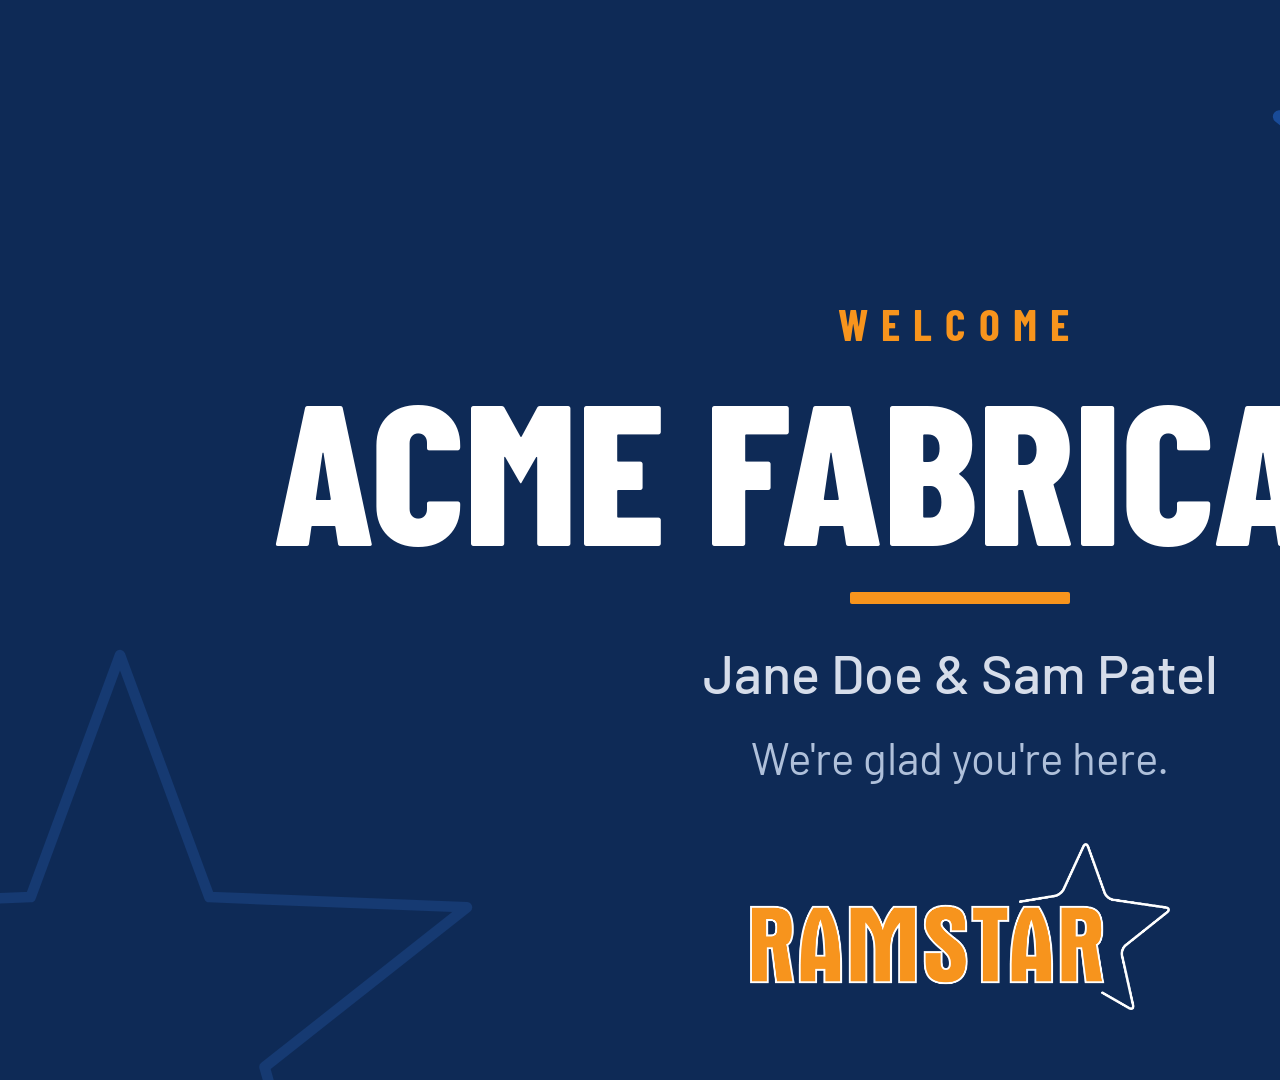
<file: docs/design/welcome/welcome.html>
<!doctype html>
<html lang="en">
<head>
<meta charset="utf-8">
<title>Welcome screen (design reference)</title>
<!-- Design reference only, not part of the player. Canvas 1920x1080.
     Try: ?guest=Example%20Precision%20Fabrication%20Ltd.&people=Jane%20Doe  or  ?guest=  (generic) -->
<link rel="stylesheet" href="https://fonts.googleapis.com/css2?family=Barlow+Condensed:wght@600;700;800&family=Barlow:wght@500;600&display=swap">
<style>body{margin:0;font-family:'Barlow',sans-serif}</style>
</head>
<body>
<div style="width: 1920px; height: 1080px; position: relative; overflow: hidden; background: #0E2A56; color: #FFFFFF; font-family: 'Barlow', sans-serif;">
<svg viewBox="0 0 100 100" style="position: absolute; right: -220px; top: -200px; width: 900px; height: 900px;" fill="none" stroke="#194B98" stroke-width="1.4" stroke-linejoin="round" aria-hidden="true"><polygon points="50,2 61.76,33.82 95.65,35.17 69.02,56.18 78.21,88.83 50,70 21.79,88.83 30.98,56.18 4.35,35.17 38.24,33.82"></polygon></svg>
<svg viewBox="0 0 100 100" style="position: absolute; left: -260px; bottom: -320px; width: 760px; height: 760px;" fill="none" stroke="#163A72" stroke-width="1.4" stroke-linejoin="round" aria-hidden="true"><polygon points="50,2 61.76,33.82 95.65,35.17 69.02,56.18 78.21,88.83 50,70 21.79,88.83 30.98,56.18 4.35,35.17 38.24,33.82"></polygon></svg>
<div style="position: absolute; inset: 0; display: flex; flex-direction: column; align-items: center; justify-content: center; gap: 26px; text-align: center; padding: 0 160px;">
<div style="font-family: 'Barlow Condensed', sans-serif; font-weight: 700; font-size: 44px; letter-spacing: 0.3em; text-transform: uppercase; color: #F7941D;">Welcome</div>
<h1 id="guest" style="margin: 0; font-family: 'Barlow Condensed', sans-serif; font-weight: 800; font-size: 200px; line-height: 0.9; text-transform: uppercase; white-space: nowrap;">Acme Fabrication</h1>
<div style="width: 220px; height: 12px; background: #F7941D; border-radius: 2px; margin: 10px 0;"></div>
<p id="people" style="margin: 0; font-size: 54px; font-weight: 500; color: #D6DDEA;">Jane Doe &amp; Sam Patel</p>
<p style="margin: 0; font-size: 44px; color: #AFC0DA;">We're glad you're here.</p>
</div>
<img src="../../../assets/ramstar-logo-reverse.png" alt="Ramstar" style="position: absolute; left: 50%; bottom: 70px; width: 420px; margin-left: -210px; display: block;">
</div>
<script>
// Fit rule: the guest name stays on ONE line; shrink from 200px until it fits 1600px (min 110px).
// No guest given -> generic headline "Our Guests"; no people -> that line is removed.
const q=new URLSearchParams(location.search);
const g=document.getElementById('guest'), p=document.getElementById('people');
if(q.has('guest')) g.textContent=q.get('guest')||'Our Guests';
if(q.has('people')) { if(q.get('people')) p.textContent=q.get('people'); else p.remove(); }
document.fonts.ready.then(()=>{ let fs=200; g.style.fontSize=fs+'px';
  while(g.scrollWidth>1600 && fs>110){ fs-=4; g.style.fontSize=fs+'px'; } });
</script>
</body>
</html>
</file>
